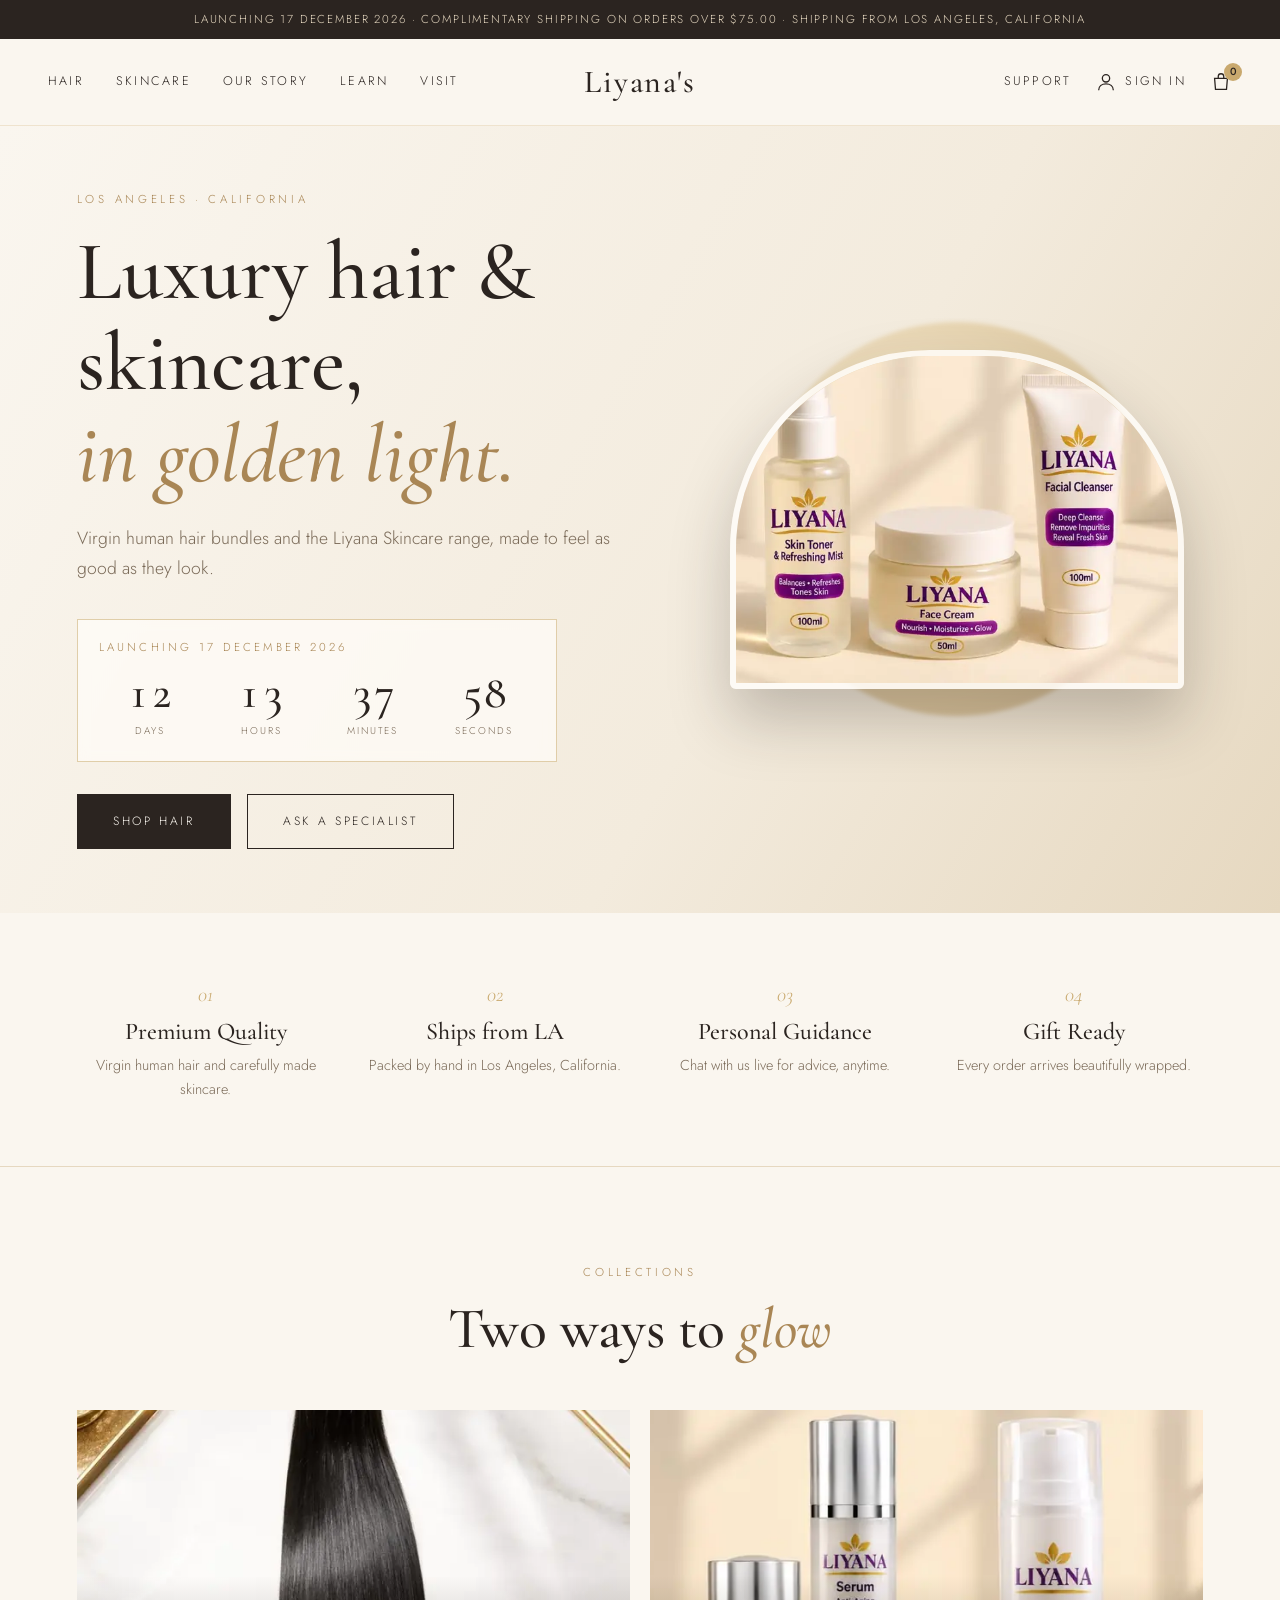
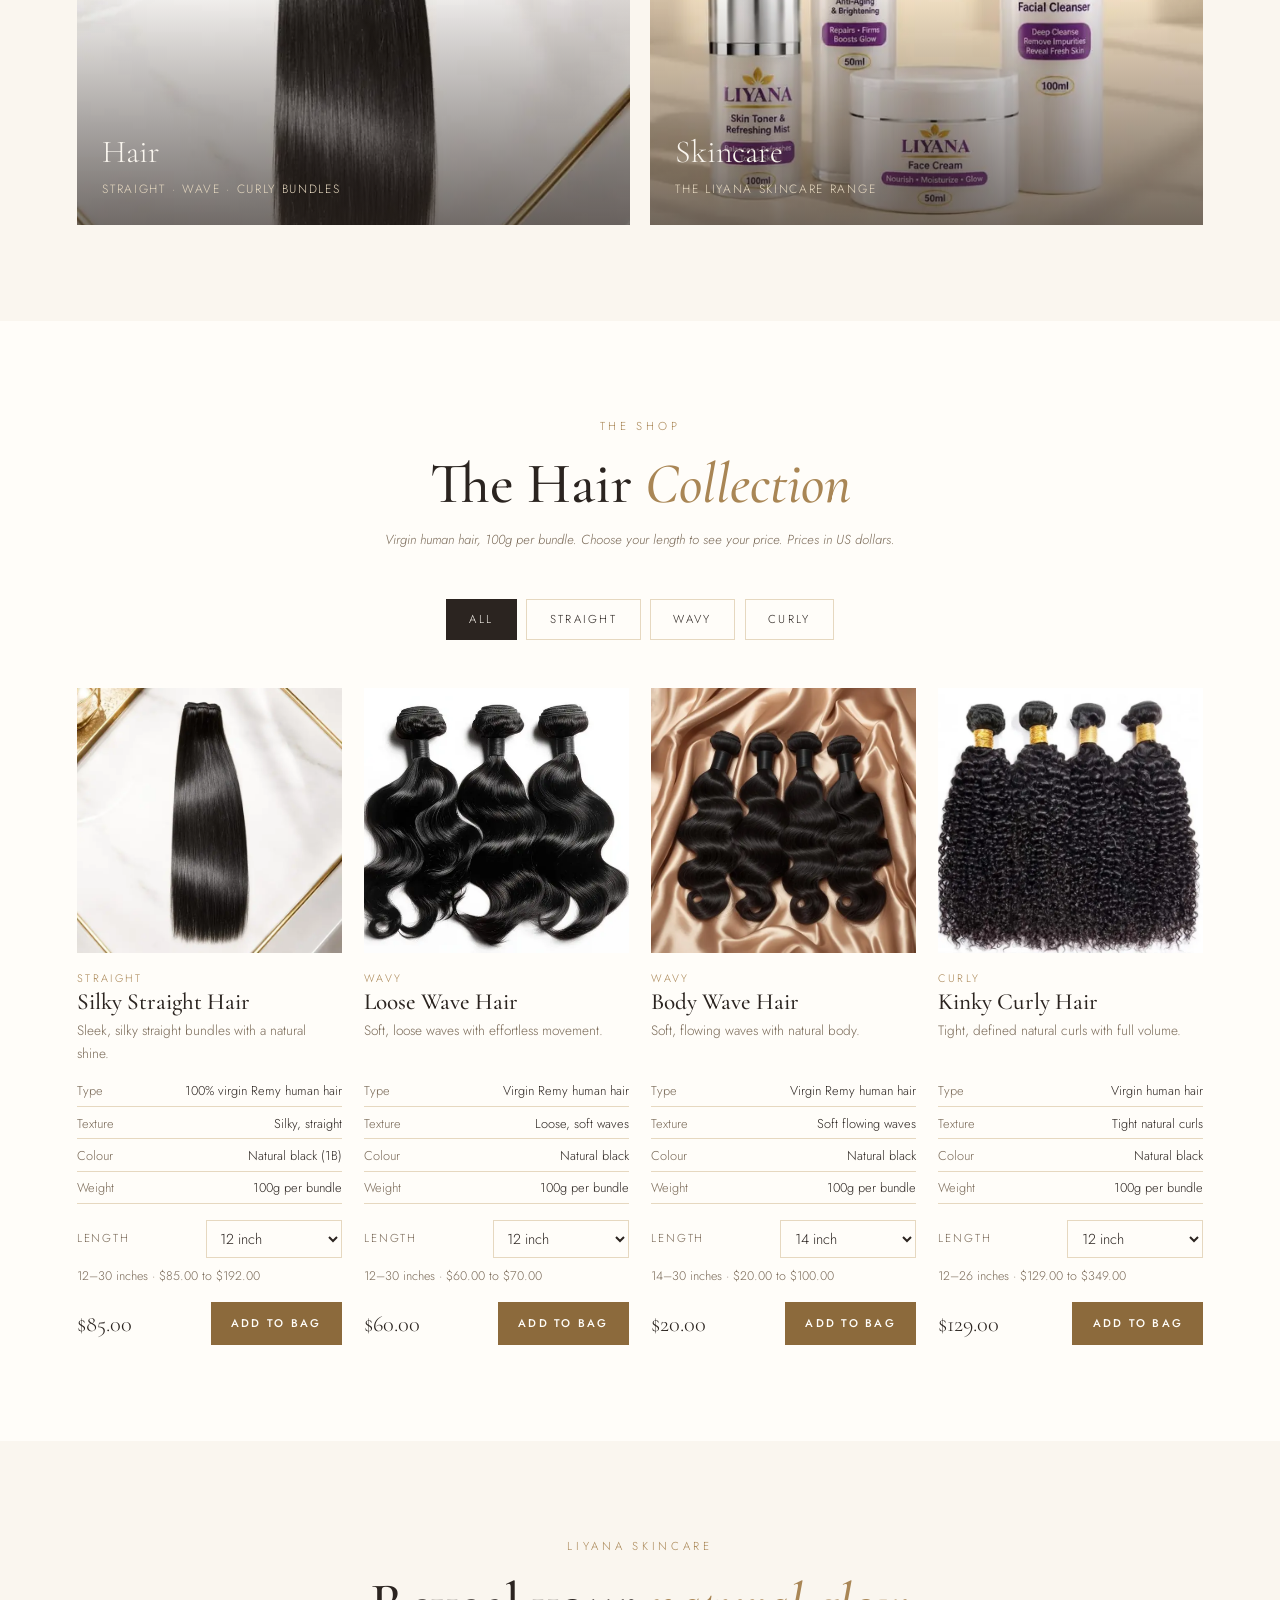
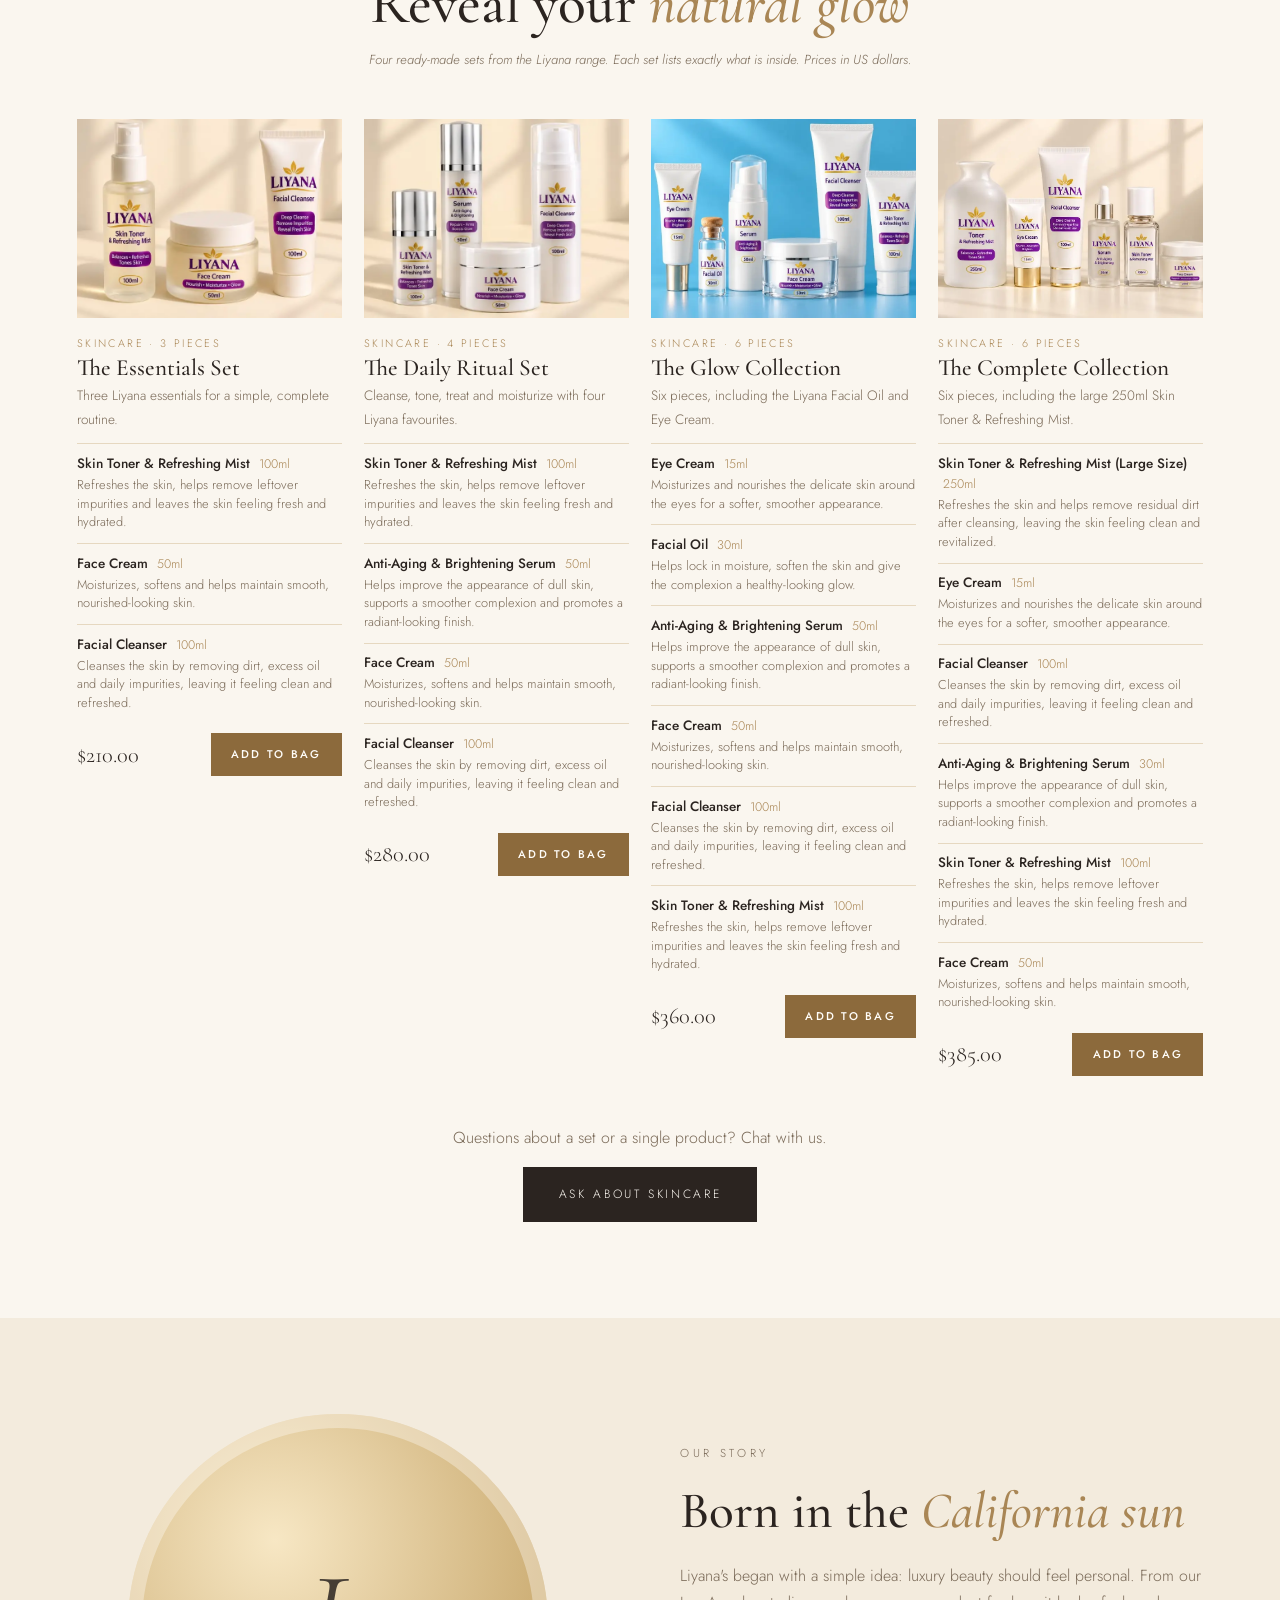
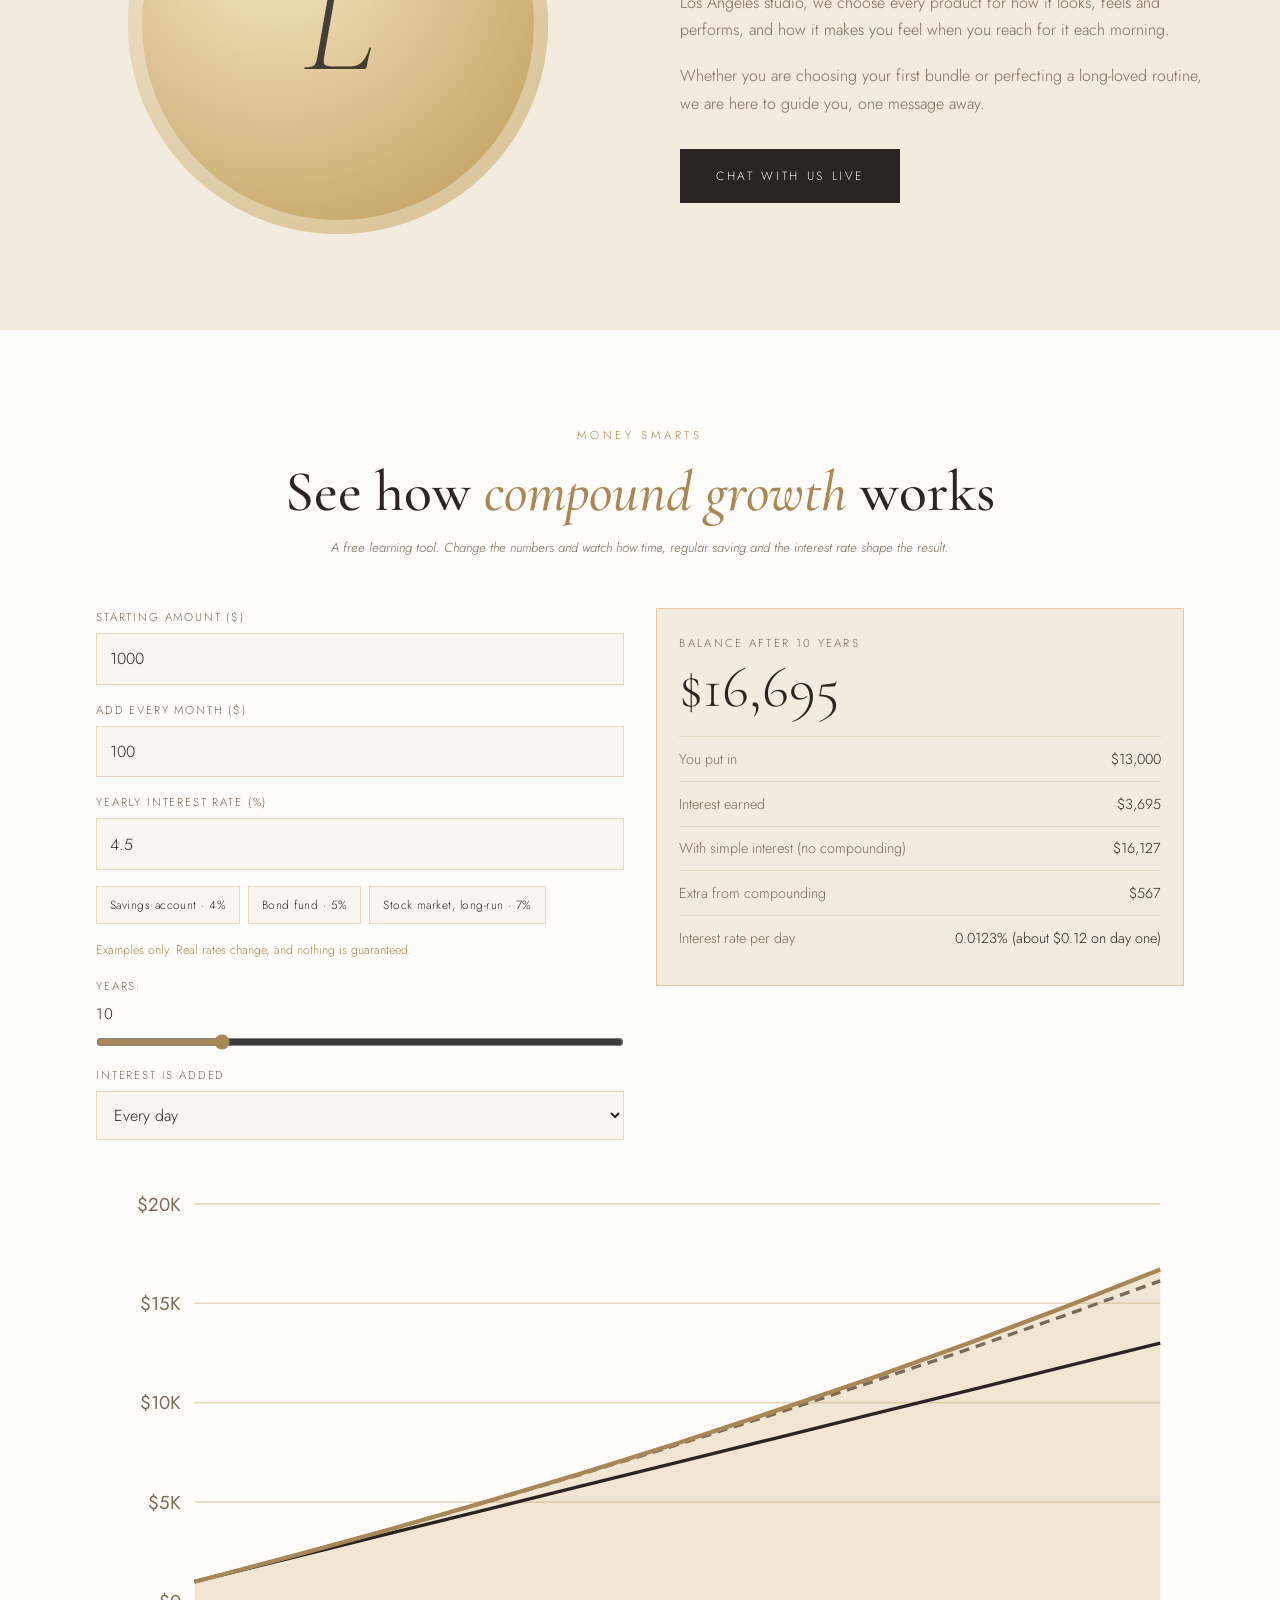
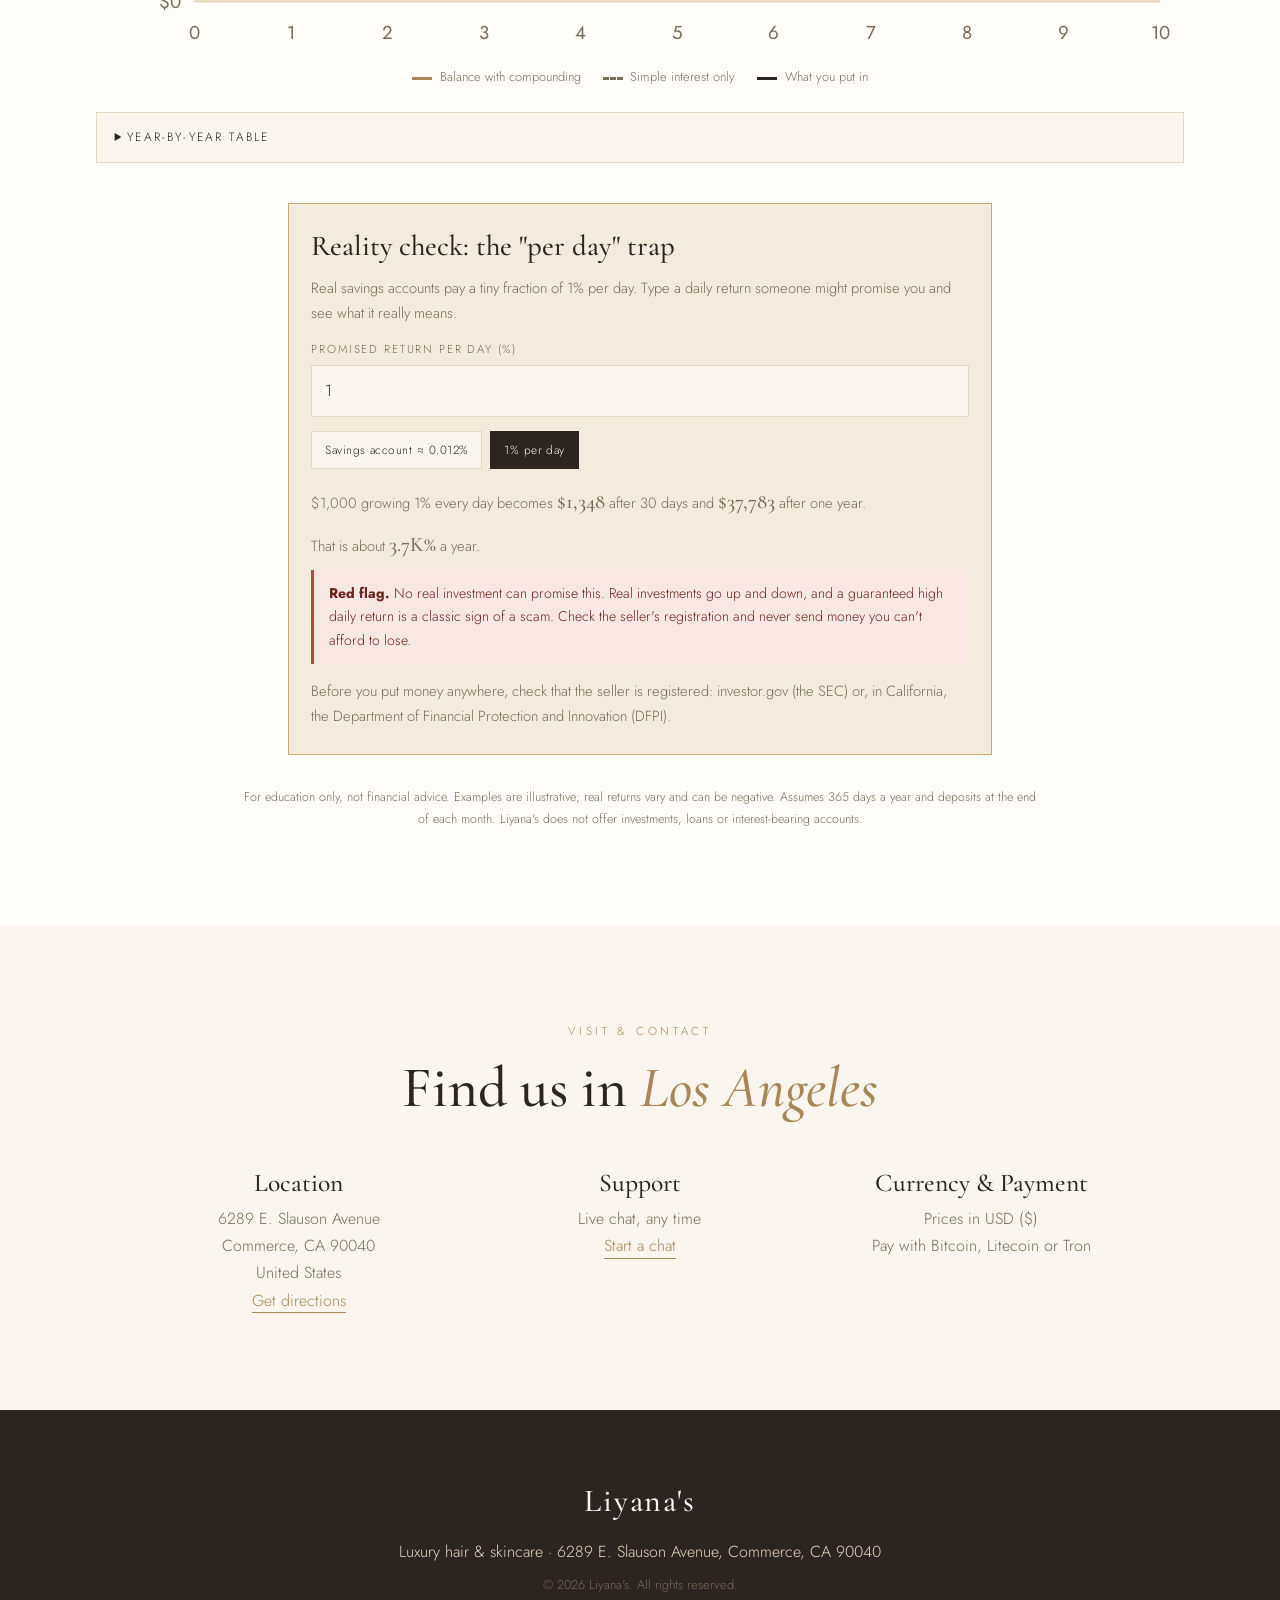
<file: index.html>
<!doctype html>
<html lang="en">
<head>
  <meta charset="utf-8">
  <meta name="viewport" content="width=device-width, initial-scale=1">
  <title>Liyana's | Luxury Hair &amp; Skincare, Los Angeles</title>
  <meta name="description" content="Liyana's is a Los Angeles luxury beauty boutique: virgin human hair bundles and Liyana Skincare, priced in USD.">
  <link rel="preconnect" href="https://fonts.googleapis.com">
  <link rel="preconnect" href="https://fonts.gstatic.com" crossorigin>
  <link href="https://fonts.googleapis.com/css2?family=Cormorant+Garamond:ital,wght@0,400;0,500;0,600;1,400;1,500&family=Jost:wght@300;400;500&display=swap" rel="stylesheet">
  <style>
:root{
  --ivory:#faf6ef;
  --cream:#f3ebdd;
  --sand:#e6d8c0;
  --champagne:#c9a96e;
  --gold-deep:#a98655;
  --gold-btn:#8c6a3c;
  --ink:#2b2420;
  --taupe:#7a6a58;
  --white:#fffdf9;
  --serif:'Cormorant Garamond',Georgia,serif;
  --sans:'Jost',system-ui,sans-serif;
  --ease:cubic-bezier(.22,.61,.36,1);
}
*{box-sizing:border-box;margin:0;padding:0}
html{scroll-behavior:smooth}
body{font-family:var(--sans);font-weight:300;color:var(--ink);background:var(--ivory);line-height:1.7;-webkit-font-smoothing:antialiased}
a{color:inherit;text-decoration:none}
button{font:inherit;cursor:pointer;border:0;background:none;color:inherit}
em{font-style:italic;color:var(--gold-deep)}
h1,h2,h3{font-family:var(--serif);font-weight:500;line-height:1.1}
.small{font-size:.8rem;color:var(--taupe)}
.eyebrow{font-size:.72rem;letter-spacing:.32em;text-transform:uppercase;color:var(--gold-deep);margin-bottom:1rem}

.announce{background:var(--ink);color:var(--sand);text-align:center;font-size:.72rem;letter-spacing:.16em;text-transform:uppercase;padding:.6rem 1rem}

/* Header */
.site-header{position:sticky;top:0;z-index:50;display:grid;grid-template-columns:1fr auto 1fr;align-items:center;padding:1rem clamp(1rem,4vw,3rem);background:rgba(250,246,239,.92);backdrop-filter:blur(10px);border-bottom:1px solid rgba(201,169,110,.25)}
.nav{display:flex;gap:2rem;font-size:.78rem;letter-spacing:.18em;text-transform:uppercase}
.nav a,.support-link{position:relative}
.nav a::after,.support-link::after{content:"";position:absolute;left:0;bottom:-4px;width:0;height:1px;background:var(--champagne);transition:width .3s var(--ease)}
.nav a:hover::after,.support-link:hover::after{width:100%}
.logo{font-family:var(--serif);font-size:2rem;font-weight:500;letter-spacing:.06em;text-align:center}
.header-actions{display:flex;justify-content:flex-end;align-items:center;gap:1.5rem}
.support-link{font-size:.78rem;letter-spacing:.18em;text-transform:uppercase}
.icon-btn{display:inline-flex;align-items:center;justify-content:center;position:relative}
.menu-btn{display:none;justify-self:start}
.cart-count{position:absolute;top:-8px;right:-10px;min-width:18px;height:18px;border-radius:9px;background:var(--champagne);color:var(--ink);font-size:.65rem;font-weight:500;display:grid;place-items:center;padding:0 4px}

/* Buttons */
.btn{display:inline-block;padding:1rem 2.2rem;font-size:.75rem;letter-spacing:.22em;text-transform:uppercase;border:1px solid var(--ink);transition:all .35s var(--ease);text-align:center}
.btn-dark{background:var(--ink);color:var(--ivory)}
.btn-dark:hover{background:var(--gold-deep);border-color:var(--gold-deep)}
.btn-ghost:hover{background:var(--ink);color:var(--ivory)}
.btn-block{display:block;width:100%}

/* Hero */
.hero{display:grid;grid-template-columns:1.1fr .9fr;align-items:center;min-height:82vh;padding:4rem clamp(1.2rem,6vw,6rem);gap:2rem;background:linear-gradient(120deg,var(--ivory) 0%,var(--cream) 60%,var(--sand) 100%);overflow:hidden}
.hero h1{font-size:clamp(2.8rem,6.5vw,5.8rem);margin-bottom:1.5rem}
.hero-sub{max-width:34rem;font-size:1.1rem;color:var(--taupe);margin-bottom:2.2rem}
.hero-cta{display:flex;flex-wrap:wrap;gap:1rem}
.hero-art{position:relative;height:min(520px,60vh);display:grid;place-items:center}
.orb{position:absolute;border-radius:50%;filter:blur(2px)}
.orb-1{width:min(420px,80%);aspect-ratio:1;background:radial-gradient(circle at 35% 30%,#f4dfb4,#c9a96e 70%,#a98655);opacity:.55}
.orb-2{width:min(260px,50%);aspect-ratio:1;right:4%;bottom:2%;background:radial-gradient(circle at 40% 35%,#fff,#e6d8c0);opacity:.8}
.hero-bottle{position:relative;width:min(230px,45%);filter:drop-shadow(0 30px 40px rgba(43,36,32,.25));animation:float 6s ease-in-out infinite}
@keyframes float{50%{transform:translateY(-14px)}}

/* Values */
.values{display:grid;grid-template-columns:repeat(4,1fr);gap:2rem;padding:4rem clamp(1.2rem,6vw,6rem);border-bottom:1px solid var(--sand);text-align:center}
.values span{font-family:var(--serif);font-style:italic;color:var(--champagne);font-size:1.3rem}
.values h3{font-size:1.5rem;margin:.4rem 0 .5rem}
.values p{font-size:.9rem;color:var(--taupe)}

/* Sections */
section{padding:6rem clamp(1.2rem,6vw,6rem)}
.values{padding-top:4rem;padding-bottom:4rem}
.hero{padding-top:4rem;padding-bottom:4rem}
.section-head{text-align:center;margin-bottom:3rem}
.section-head h2{font-size:clamp(2.2rem,4.5vw,3.6rem)}
.note{margin-top:.8rem;font-size:.82rem;color:var(--taupe);font-style:italic}

/* Collections */
.coll-grid{display:grid;grid-template-columns:repeat(4,1fr);gap:1.2rem}
.coll{position:relative;aspect-ratio:3/4;display:flex;flex-direction:column;justify-content:flex-end;padding:1.6rem;overflow:hidden;color:var(--ink);transition:transform .5s var(--ease)}
.coll::before{content:"";position:absolute;inset:0;transition:transform .8s var(--ease)}
.coll:hover::before{transform:scale(1.07)}
.coll>*{position:relative}
.coll span{font-family:var(--serif);font-size:2rem}
.coll small{font-size:.75rem;letter-spacing:.14em;text-transform:uppercase;color:var(--taupe)}
.coll-1::before{background:linear-gradient(160deg,#f3e3c3,#d9bc8a)}
.coll-2::before{background:linear-gradient(160deg,#f0d6cf,#c99b8e)}
.coll-3::before{background:linear-gradient(160deg,#ece3d2,#b9a98a)}
.coll-4::before{background:linear-gradient(160deg,#f1d8a8,#b8864a)}

/* Shop */
.shop{background:var(--white)}
.filters{display:flex;justify-content:center;flex-wrap:wrap;gap:.6rem;margin-bottom:3rem}
.filter{padding:.6rem 1.4rem;font-size:.72rem;letter-spacing:.2em;text-transform:uppercase;border:1px solid var(--sand);transition:all .3s var(--ease)}
.filter:hover{border-color:var(--champagne)}
.filter.active{background:var(--ink);color:var(--ivory);border-color:var(--ink)}
.grid{display:grid;grid-template-columns:repeat(4,1fr);gap:2.2rem 1.4rem}
.card{display:flex;flex-direction:column}
.thumb{position:relative;aspect-ratio:4/5;display:grid;place-items:center;overflow:hidden;margin-bottom:1rem}
.thumb svg{width:44%;filter:drop-shadow(0 14px 18px rgba(43,36,32,.22));transition:transform .6s var(--ease)}
.card:hover .thumb svg{transform:translateY(-8px) scale(1.04)}
.tag{position:absolute;top:.8rem;left:.8rem;font-size:.62rem;letter-spacing:.18em;text-transform:uppercase;background:var(--white);padding:.25rem .6rem}
.card .cat{font-size:.68rem;letter-spacing:.22em;text-transform:uppercase;color:var(--gold-deep)}
.card h3{font-size:1.45rem;margin:.2rem 0}
.card .desc{font-size:.85rem;color:var(--taupe);flex:1}
.card .foot{display:flex;justify-content:space-between;align-items:center;margin-top:.9rem}
.price{font-family:var(--serif);font-size:1.4rem}
.add{font-size:.7rem;font-weight:500;letter-spacing:.2em;text-transform:uppercase;background:var(--gold-btn);color:var(--white);border:1px solid var(--gold-btn);padding:.7rem 1.2rem;cursor:pointer;transition:background .3s,border-color .3s,transform .2s}
.add:hover{background:var(--ink);border-color:var(--ink)}
.add:active{transform:translateY(1px)}

/* Story */
.story{display:grid;grid-template-columns:1fr 1fr;gap:5rem;align-items:center;background:var(--cream)}
.story-art{display:grid;place-items:center}
.story-circle{width:min(420px,90%);aspect-ratio:1;border-radius:50%;background:radial-gradient(circle at 35% 30%,#f7e7c4,#c9a96e 75%);display:grid;place-items:center;box-shadow:inset 0 0 0 14px rgba(255,253,249,.35)}
.story-circle span{font-family:var(--serif);font-style:italic;font-size:9rem;color:var(--ink);opacity:.85}
.story-copy h2{font-size:clamp(2.2rem,4vw,3.4rem);margin-bottom:1.4rem}
.story-copy p{margin-bottom:1.2rem;color:var(--taupe);max-width:34rem}
.story-copy .btn{margin-top:.8rem}

/* Visit */
.visit-grid{display:grid;grid-template-columns:repeat(3,1fr);gap:2rem;text-align:center;max-width:62rem;margin:0 auto}
.visit-grid h3{font-size:1.6rem;margin-bottom:.5rem}
.visit-grid p{color:var(--taupe)}
.visit-grid a{color:var(--gold-deep);border-bottom:1px solid currentColor}

/* Footer */
.site-footer{background:var(--ink);color:var(--sand);text-align:center;padding:4rem 1rem;display:grid;gap:.6rem;justify-items:center}
.logo-light{color:var(--ivory)}
.site-footer .small{color:var(--taupe)}


/* Drawer */
.overlay{position:fixed;inset:0;background:rgba(43,36,32,.45);opacity:0;pointer-events:none;transition:opacity .35s;z-index:70}
.overlay.show{opacity:1;pointer-events:auto}
.drawer{position:fixed;top:0;right:0;height:100%;width:min(420px,100%);background:var(--ivory);z-index:80;transform:translateX(100%);transition:transform .45s var(--ease);display:flex;flex-direction:column}
.drawer.open{transform:none}
.drawer-head{display:flex;justify-content:space-between;align-items:center;padding:1.4rem 1.6rem;border-bottom:1px solid var(--sand)}
.drawer-head h3{font-size:1.8rem}
.drawer-body{flex:1;overflow:auto;padding:1rem 1.6rem}
.empty{text-align:center;color:var(--taupe);margin-top:3rem;font-style:italic}
.line{display:grid;grid-template-columns:64px 1fr auto;gap:1rem;align-items:center;padding:1rem 0;border-bottom:1px solid var(--sand)}
.line .mini{width:64px;height:76px;display:grid;place-items:center}
.line .mini svg{width:55%}
.line h4{font-family:var(--serif);font-weight:500;font-size:1.15rem;line-height:1.2}
.line .qty{display:inline-flex;align-items:center;gap:.7rem;margin-top:.3rem;font-size:.9rem}
.line .qty button{width:24px;height:24px;border:1px solid var(--sand);line-height:1}
.line .qty button:hover{border-color:var(--champagne)}
.line .rm{font-size:.68rem;letter-spacing:.14em;text-transform:uppercase;color:var(--taupe);text-decoration:underline;margin-top:.3rem}
.drawer-foot{padding:1.4rem 1.6rem;border-top:1px solid var(--sand);display:grid;gap:.8rem}
.row{display:flex;justify-content:space-between;font-size:1.05rem}
.row strong{font-family:var(--serif);font-size:1.5rem;font-weight:500}

/* Chat helpers */
.link-btn{color:var(--gold-deep);border-bottom:1px solid currentColor;font-size:inherit;line-height:1.4}
.link-btn:hover{color:var(--ink)}
.toast{position:fixed;left:50%;bottom:1.4rem;transform:translate(-50%,20px);z-index:100;background:var(--ink);color:var(--ivory);padding:.8rem 1.3rem;font-size:.85rem;max-width:90vw;text-align:center;opacity:0;pointer-events:none;transition:all .35s var(--ease)}
.toast.show{opacity:1;transform:translate(-50%,0)}

/* Crypto checkout modal */
.btn[disabled]{opacity:.45;cursor:not-allowed}
.btn[disabled]:hover{background:var(--ink);border-color:var(--ink)}
.modal{position:fixed;inset:0;z-index:90;display:none;align-items:center;justify-content:center;padding:1rem;background:rgba(43,36,32,.55)}
.modal.show{display:flex}
.modal-box{position:relative;background:var(--ivory);width:min(520px,100%);max-height:94vh;overflow:auto;padding:2.2rem 1.8rem 1.8rem;border:1px solid var(--champagne);box-shadow:0 30px 80px rgba(43,36,32,.35)}
.modal-box h3{font-size:2.1rem;margin-bottom:1.2rem}
.modal-close{position:absolute;top:.9rem;right:1rem;font-size:1.1rem;width:32px;height:32px}
.pay-summary{border-top:1px solid var(--sand);border-bottom:1px solid var(--sand);padding:.8rem 0;margin-bottom:1.4rem;display:grid;gap:.35rem}
.pay-summary .row{font-size:.92rem}
.pay-summary .row.total{margin-top:.5rem;padding-top:.6rem;border-top:1px solid var(--sand)}
.coin-tabs{display:flex;gap:.5rem;margin-bottom:1rem;flex-wrap:wrap}
.coin-tab{flex:1;min-width:90px;padding:.7rem .5rem;font-size:.72rem;letter-spacing:.18em;text-transform:uppercase;border:1px solid var(--sand);transition:all .3s var(--ease)}
.coin-tab:hover{border-color:var(--champagne)}
.coin-tab.active{background:var(--ink);color:var(--ivory);border-color:var(--ink)}
.coin-net{font-size:.88rem;color:var(--taupe);margin-bottom:.6rem}
.addr-box{background:var(--white);border:1px dashed var(--champagne);padding:.9rem;margin-bottom:.8rem;word-break:break-all;text-align:center}
.addr-box code{font-family:ui-monospace,SFMono-Regular,Menlo,Consolas,monospace;font-size:.88rem;color:var(--ink)}
.pay-steps{margin:1.3rem 0 1rem 1.2rem;font-size:.86rem;color:var(--taupe);display:grid;gap:.4rem}
.pay-steps a{color:var(--gold-deep);border-bottom:1px solid currentColor}
.warn{font-size:.78rem;background:var(--cream);border-left:3px solid var(--champagne);padding:.7rem .9rem;margin-bottom:1.3rem;color:var(--ink)}

/* Countdown */
.countdown{margin:0 0 2rem;max-width:30rem;padding:1.1rem 1.3rem 1.2rem;background:rgba(255,253,249,.72);border:1px solid rgba(201,169,110,.55);backdrop-filter:blur(6px)}
.cd-title{font-size:.72rem;letter-spacing:.28em;text-transform:uppercase;color:var(--gold-deep);margin-bottom:.7rem}
.cd-grid{display:grid;grid-template-columns:repeat(4,1fr);gap:.6rem;text-align:center}
.cd-grid strong{display:block;font-family:var(--serif);font-weight:500;font-size:clamp(2rem,6vw,2.9rem);line-height:1;font-variant-numeric:tabular-nums}
.cd-grid span{font-size:.62rem;letter-spacing:.2em;text-transform:uppercase;color:var(--taupe)}
.countdown.live .cd-grid{display:none}
.countdown.live .cd-title{margin:0;font-size:.85rem}

/* Hero photo */
.hero-art{height:auto;padding:1rem 0}
.hero-frame{position:relative;width:min(520px,92%);aspect-ratio:4/3;border-radius:200px 200px 6px 6px;overflow:hidden;box-shadow:0 30px 60px rgba(43,36,32,.25);border:6px solid rgba(255,253,249,.85)}
.hero-frame img{width:100%;height:100%;object-fit:cover;display:block}

/* Collections with photos */
.coll-grid{grid-template-columns:repeat(2,1fr)}
.coll{aspect-ratio:4/3;background:var(--cream)}
.coll>img{position:absolute;inset:0;width:100%;height:100%;object-fit:cover;transition:transform .8s var(--ease)}
.coll:hover>img{transform:scale(1.06)}
.coll::after{content:"";position:absolute;inset:0;background:linear-gradient(180deg,transparent 40%,rgba(43,36,32,.65))}
.coll>span,.coll>small{position:relative;z-index:1;color:var(--ivory)}
.coll>small{color:var(--sand)}

/* Product cards */
.thumb{aspect-ratio:1/1;background:var(--cream)}
.thumb img{width:100%;height:100%;object-fit:cover;display:block;transition:transform .8s var(--ease)}
.card:hover .thumb img{transform:scale(1.04)}
.nophoto{width:100%;height:100%;display:grid;place-items:center;background:linear-gradient(160deg,#f3ebdd,#d9bc8a);color:var(--taupe);font-family:var(--serif);font-style:italic;font-size:1.2rem;text-align:center;padding:1rem}
.specs{margin:.7rem 0 .4rem;display:grid;gap:.1rem;font-size:.8rem}
.specs div{display:flex;justify-content:space-between;gap:.8rem;border-bottom:1px solid var(--sand);padding:.25rem 0}
.specs dt{color:var(--taupe);flex:none}
.specs dd{text-align:right}
.len-label{display:flex;justify-content:space-between;align-items:center;gap:.8rem;margin-top:.6rem;font-size:.72rem;letter-spacing:.16em;text-transform:uppercase;color:var(--taupe)}
.len{font:inherit;font-size:.9rem;letter-spacing:0;text-transform:none;color:var(--ink);padding:.45rem .6rem;border:1px solid var(--sand);background:var(--white);min-width:8.5rem}
.len:focus{outline:2px solid var(--champagne);outline-offset:1px}
.range{font-size:.78rem;color:var(--taupe);margin-top:.5rem}
.line .mini{background:var(--cream);overflow:hidden}
.line .mini img{width:100%;height:100%;object-fit:cover;display:block}

/* Skincare gallery */
.gallery{columns:3;column-gap:1rem}
.g-item{display:block;width:100%;margin:0 0 1rem;break-inside:avoid;overflow:hidden;background:var(--cream);cursor:zoom-in}
.g-item img{width:100%;display:block;transition:transform .8s var(--ease)}
.g-item:hover img{transform:scale(1.04)}
.skin-cta{margin-top:3rem;text-align:center;display:grid;gap:1rem;justify-items:center}
.skin-cta p{color:var(--taupe)}

/* Lightbox */
.lightbox{position:fixed;inset:0;z-index:95;display:none;align-items:center;justify-content:center;background:rgba(20,16,14,.93);padding:3.5rem 4rem}
.lightbox.show{display:flex}
.lightbox img{max-width:100%;max-height:100%;object-fit:contain}
.lb-btn{position:absolute;color:#fff;font-size:2rem;line-height:1;width:48px;height:48px;display:grid;place-items:center;background:rgba(255,255,255,.12)}
.lb-btn:hover{background:rgba(255,255,255,.25)}
.lb-close{top:1rem;right:1rem;font-size:1.2rem}
.lb-prev{left:.6rem;top:50%;transform:translateY(-50%)}
.lb-next{right:.6rem;top:50%;transform:translateY(-50%)}

/* Money Smarts */
.learn{background:var(--white)}
.calc{display:grid;grid-template-columns:1fr 1fr;gap:2rem;max-width:68rem;margin:0 auto 2.5rem}
.calc-form{display:grid;gap:1rem;align-content:start}
.calc label,.redflag label{display:grid;gap:.35rem;font-size:.72rem;letter-spacing:.16em;text-transform:uppercase;color:var(--taupe)}
.calc input[type=number],.calc select,.redflag input{font:inherit;font-size:1rem;letter-spacing:0;text-transform:none;color:var(--ink);padding:.7rem .8rem;border:1px solid var(--sand);background:var(--ivory);width:100%;border-radius:0}
.calc input:focus,.calc select:focus,.redflag input:focus{outline:2px solid var(--champagne);outline-offset:1px}
.calc input[type=range]{width:100%;accent-color:var(--gold-deep)}
.calc output{color:var(--ink);font-size:.95rem;letter-spacing:.04em}
.presets{display:flex;flex-wrap:wrap;gap:.5rem}
.presets button{font-size:.74rem;letter-spacing:.04em;padding:.5rem .8rem;border:1px solid var(--sand);background:var(--ivory);transition:all .3s var(--ease)}
.presets button:hover{border-color:var(--champagne)}
.presets button.active{background:var(--ink);color:var(--ivory);border-color:var(--ink)}
.calc-hint{font-size:.78rem;color:var(--gold-deep);min-height:1.2em}
.calc-out{background:var(--cream);border:1px solid rgba(201,169,110,.5);padding:1.6rem 1.4rem;align-self:start}
.out-label{font-size:.72rem;letter-spacing:.2em;text-transform:uppercase;color:var(--taupe)}
.out-big{font-family:var(--serif);font-size:clamp(2.6rem,6vw,3.6rem);line-height:1.1;margin:.2rem 0 1rem;word-break:break-word}
.out-rows{display:grid}
.out-rows div{display:flex;justify-content:space-between;align-items:baseline;gap:1rem;border-top:1px solid var(--sand);padding:.6rem 0;font-size:.9rem}
.out-rows dt{color:var(--taupe)}
.out-rows dd{text-align:right;white-space:nowrap}
.chart-wrap{max-width:68rem;margin:0 auto 1.5rem}
.chart svg{width:100%;height:auto;display:block}
.ax{stroke:var(--sand);stroke-width:1}
.ax-t{font:11px var(--sans);fill:var(--taupe)}
.c-area{fill:rgba(201,169,110,.28);stroke:none}
.c-bal{fill:none;stroke:var(--gold-deep);stroke-width:2.5}
.c-simple{fill:none;stroke:var(--taupe);stroke-width:2;stroke-dasharray:6 4}
.c-put{fill:none;stroke:var(--ink);stroke-width:2}
.legend{display:flex;flex-wrap:wrap;gap:.4rem 1.4rem;justify-content:center;font-size:.8rem;color:var(--taupe);margin-top:.6rem}
.legend i{display:inline-block;width:20px;height:0;border-top:3px solid;margin-right:.45rem;vertical-align:middle}
.legend .l-bal{border-color:var(--gold-deep)}
.legend .l-simple{border-color:var(--taupe);border-top-style:dashed}
.legend .l-put{border-color:var(--ink)}
.calc-table{max-width:68rem;margin:0 auto 2.5rem;border:1px solid var(--sand);background:var(--ivory)}
.calc-table summary{cursor:pointer;padding:.9rem 1.1rem;font-size:.75rem;letter-spacing:.18em;text-transform:uppercase}
.table-scroll{overflow-x:auto;padding:0 1.1rem 1rem}
.calc-table table{width:100%;border-collapse:collapse;font-size:.9rem;min-width:380px}
.calc-table th,.calc-table td{text-align:right;padding:.45rem .5rem;border-top:1px solid var(--sand)}
.calc-table th:first-child,.calc-table td:first-child{text-align:left}
.calc-table th{font-weight:400;font-size:.68rem;letter-spacing:.14em;text-transform:uppercase;color:var(--taupe)}
.redflag{max-width:44rem;margin:0 auto 2rem;padding:1.6rem 1.4rem;border:1px solid var(--champagne);background:var(--cream);display:grid;gap:.9rem}
.redflag h3{font-size:1.8rem}
.redflag p{color:var(--taupe);font-size:.92rem}
.rf-out{display:grid;gap:.5rem;font-size:.95rem}
.rf-out b{font-family:var(--serif);font-weight:500;font-size:1.3rem}
.rf-verdict{padding:.7rem .9rem;border-left:3px solid;font-size:.88rem}
.rf-verdict.bad{border-color:#b3483a;background:#f8e7e3;color:#6b241a}
.rf-verdict.ok{border-color:var(--gold-deep);background:var(--white);color:var(--ink)}
.disclaimer{max-width:50rem;margin:0 auto;text-align:center;font-size:.78rem;color:var(--taupe)}

/* Scroll reveal */
.reveal{opacity:0;transform:translateY(24px);transition:opacity .9s var(--ease),transform .9s var(--ease)}
.reveal.in{opacity:1;transform:none}

/* Responsive */
@media(max-width:1000px){
  .calc{grid-template-columns:1fr}
  .grid,.coll-grid{grid-template-columns:repeat(2,1fr)}
  .values{grid-template-columns:repeat(2,1fr)}
  .story{grid-template-columns:1fr;gap:3rem}
  .hero{grid-template-columns:1fr;text-align:center}
  .hero-sub{margin-inline:auto}
  .hero-cta{justify-content:center}
  .countdown{margin-inline:auto}
  .gallery{columns:2}
}
@media(max-width:760px){
  .menu-btn{display:inline-flex}
  .nav{position:absolute;top:100%;left:0;right:0;flex-direction:column;gap:0;background:var(--ivory);border-bottom:1px solid var(--sand);max-height:0;overflow:hidden;transition:max-height .4s var(--ease)}
  .nav.open{max-height:340px}
  .nav a{padding:1rem 1.4rem;border-top:1px solid var(--sand)}
  .support-link{display:none}
  .visit-grid{grid-template-columns:1fr}
  .coll-grid{grid-template-columns:1fr}
  .grid{grid-template-columns:1fr;max-width:460px;margin-inline:auto}
  .card{min-width:0}
  .lightbox{padding:3.5rem .5rem}
  .gallery{column-gap:.6rem}
  .g-item{margin-bottom:.6rem}
  section{padding:4rem 1.2rem}
}
@media(max-width:480px){
  .grid{gap:1.6rem .8rem}
  .card h3{font-size:1.2rem}
  .values{grid-template-columns:1fr}
}
@media(prefers-reduced-motion:reduce){
  *{animation:none!important;transition:none!important}
  html{scroll-behavior:auto}
  .reveal{opacity:1;transform:none}
}

/* Account (sign up / log in) */
.account-btn{display:inline-flex;align-items:center;gap:.5rem;font-size:.78rem;letter-spacing:.18em;text-transform:uppercase;color:var(--ink)}
.account-btn span{max-width:9rem;overflow:hidden;text-overflow:ellipsis;white-space:nowrap}
.account-btn:hover{color:var(--gold-deep)}
.auth-form{display:grid;gap:1rem;margin:1.2rem 0 .8rem}
.auth-form label{display:grid;gap:.4rem;font-size:.72rem;letter-spacing:.18em;text-transform:uppercase;color:var(--taupe)}
.auth-form input{font:inherit;font-size:1rem;letter-spacing:0;text-transform:none;color:var(--ink);padding:.75rem .85rem;border:1px solid var(--sand);background:var(--white);width:100%;border-radius:0}
.auth-form input:focus{outline:2px solid var(--champagne);outline-offset:1px}
.auth-hint{font-size:.78rem;color:var(--taupe);margin-top:-.4rem}
.auth-error{font-size:.85rem;color:#8a2b22;min-height:1.2em}
.auth-note{margin-top:.8rem}
.acct-email{color:var(--taupe);margin:-.6rem 0 1rem;word-break:break-all}
.acct-actions{display:flex;gap:.8rem;flex-wrap:wrap;margin-top:1.4rem}
@media(max-width:760px){
  .account-btn span{display:none}
  .header-actions{gap:1rem}
}

/* Referrals */
.ref-box{margin-top:1.4rem;padding:1.2rem;border:1px solid var(--sand);background:var(--cream)}
.ref-box h4{font-family:var(--serif);font-weight:500;font-size:1.4rem;margin-bottom:.4rem}
.ref-link{display:flex;gap:.6rem;margin:.9rem 0 .6rem;flex-wrap:wrap}
.ref-link input{flex:1 1 12rem;min-width:0;font:inherit;font-size:.9rem;color:var(--ink);padding:.7rem .8rem;border:1px solid var(--sand);background:var(--white);border-radius:0}
.ref-link .btn{padding:.7rem 1.2rem}
.ref-perk{margin:.4rem 0 .8rem;padding:.7rem .9rem;background:var(--cream);border-left:3px solid var(--gold-deep);font-size:.9rem}
.ref-box .acct-actions{margin-top:.8rem}

/* Skincare sets */
.skin-grid{grid-template-columns:repeat(auto-fit,minmax(260px,1fr));align-items:start}
.thumb-btn{display:block;width:100%;height:100%;cursor:zoom-in}
.card-set .thumb{aspect-ratio:4/3}
.items{list-style:none;margin:.8rem 0 .4rem;display:grid;gap:.7rem}
.items li{border-top:1px solid var(--sand);padding-top:.6rem;font-size:.85rem;line-height:1.45}
.items li strong{font-weight:500;color:var(--ink)}
.items li span{color:var(--gold-deep);font-size:.78rem;margin-left:.3rem;white-space:nowrap}
.items li small{display:block;color:var(--taupe);font-size:.8rem;margin-top:.15rem}

.hero-frame img{object-position:62% center}

/* make sure hidden fields really disappear (login tab hides name and referral code) */
[hidden]{display:none!important}

</style>
</head>
<body>

  <div class="announce" id="announce">Complimentary shipping on orders over $75 &nbsp;·&nbsp; Shipping from Los Angeles, California</div>

  <header class="site-header" id="top">
    <button class="icon-btn menu-btn" id="menuBtn" aria-label="Open menu">
      <svg viewBox="0 0 24 24" width="22" height="22" fill="none" stroke="currentColor" stroke-width="1.4"><path d="M3 7h18M3 12h18M3 17h18"/></svg>
    </button>
    <nav class="nav" id="nav" aria-label="Main">
      <a href="#shop">Hair</a>
      <a href="#skincare">Skincare</a>
      <a href="#story">Our Story</a>
      <a href="#learn">Learn</a>
      <a href="#visit">Visit</a>
    </nav>
    <a class="logo" href="#top" aria-label="Liyana's home">Liyana's</a>
    <div class="header-actions">
      <button class="support-link" type="button" data-chat>Support</button>
      <button class="account-btn" id="accountBtn" type="button" aria-label="Sign up or log in">
        <svg viewBox="0 0 24 24" width="22" height="22" fill="none" stroke="currentColor" stroke-width="1.4" aria-hidden="true"><circle cx="12" cy="8" r="4"/><path d="M4 21c0-4.4 3.6-7 8-7s8 2.6 8 7"/></svg>
        <span id="accountLabel">Sign in</span>
      </button>
      <button class="icon-btn cart-btn" id="cartBtn" aria-label="Open cart">
        <svg viewBox="0 0 24 24" width="22" height="22" fill="none" stroke="currentColor" stroke-width="1.4"><path d="M5 8h14l-1 12H6L5 8z"/><path d="M9 8V6a3 3 0 0 1 6 0v2"/></svg>
        <span class="cart-count" id="cartCount">0</span>
      </button>
    </div>
  </header>

  <main>
    <section class="hero">
      <div class="hero-inner">
        <p class="eyebrow">Los Angeles · California</p>
        <h1>Luxury hair &amp; skincare,<br><em>in golden light.</em></h1>
        <p class="hero-sub">Virgin human hair bundles and the Liyana Skincare range, made to feel as good as they look.</p>

        <div class="countdown" id="countdown" role="timer" aria-label="Time until launch">
          <p class="cd-title" id="cdTitle">Launching 17 December 2026</p>
          <div class="cd-grid">
            <div><strong id="cd-d">00</strong><span>Days</span></div>
            <div><strong id="cd-h">00</strong><span>Hours</span></div>
            <div><strong id="cd-m">00</strong><span>Minutes</span></div>
            <div><strong id="cd-s">00</strong><span>Seconds</span></div>
          </div>
        </div>

        <div class="hero-cta">
          <a class="btn btn-dark" href="#shop">Shop Hair</a>
          <button class="btn btn-ghost" type="button" data-chat>Ask a Specialist</button>
        </div>
      </div>
      <div class="hero-art">
        <div class="orb orb-1" aria-hidden="true"></div>
        <figure class="hero-frame"><img data-img="skin-set-4.jpg" alt="Liyana skin toner, face cream and facial cleanser" fetchpriority="high"></figure>
      </div>
    </section>

    <section class="values" aria-label="Our promises">
      <div><span>01</span><h3>Premium Quality</h3><p>Virgin human hair and carefully made skincare.</p></div>
      <div><span>02</span><h3>Ships from LA</h3><p>Packed by hand in Los Angeles, California.</p></div>
      <div><span>03</span><h3>Personal Guidance</h3><p>Chat with us live for advice, anytime.</p></div>
      <div><span>04</span><h3>Gift Ready</h3><p>Every order arrives beautifully wrapped.</p></div>
    </section>

    <section class="collections" id="collections">
      <div class="section-head">
        <p class="eyebrow">Collections</p>
        <h2>Two ways to <em>glow</em></h2>
      </div>
      <div class="coll-grid">
        <a class="coll" href="#shop"><img data-img="hair-straight.jpg" alt="" loading="lazy"><span>Hair</span><small>Straight · Wave · Curly bundles</small></a>
        <a class="coll" href="#skincare"><img data-img="skin-set-1.jpg" alt="" loading="lazy"><span>Skincare</span><small>The Liyana Skincare range</small></a>
      </div>
    </section>

    <section class="shop" id="shop">
      <div class="section-head">
        <p class="eyebrow">The Shop</p>
        <h2>The Hair <em>Collection</em></h2>
        <p class="note">Virgin human hair, 100g per bundle. Choose your length to see your price. Prices in US dollars.</p>
      </div>
      <div class="filters" id="filters" role="tablist" aria-label="Filter products"></div>
      <div class="grid" id="grid"></div>
    </section>

    <section class="skincare" id="skincare">
      <div class="section-head">
        <p class="eyebrow">Liyana Skincare</p>
        <h2>Reveal your <em>natural glow</em></h2>
        <p class="note">Four ready-made sets from the Liyana range. Each set lists exactly what is inside. Prices in US dollars.</p>
      </div>
      <div class="grid skin-grid" id="skinGrid"></div>
      <div class="skin-cta">
        <p>Questions about a set or a single product? Chat with us.</p>
        <button class="btn btn-dark" type="button" data-chat>Ask About Skincare</button>
      </div>
    </section>

    <section class="story" id="story">
      <div class="story-art" aria-hidden="true"><div class="story-circle"><span>L</span></div></div>
      <div class="story-copy">
        <p class="eyebrow">Our Story</p>
        <h2>Born in the <em>California sun</em></h2>
        <p>Liyana's began with a simple idea: luxury beauty should feel personal. From our Los Angeles studio, we choose every product for how it looks, feels and performs, and how it makes you feel when you reach for it each morning.</p>
        <p>Whether you are choosing your first bundle or perfecting a long-loved routine, we are here to guide you, one message away.</p>
        <button class="btn btn-dark" type="button" data-chat>Chat With Us Live</button>
      </div>
    </section>

    <section class="learn" id="learn">
      <div class="section-head">
        <p class="eyebrow">Money Smarts</p>
        <h2>See how <em>compound growth</em> works</h2>
        <p class="note">A free learning tool. Change the numbers and watch how time, regular saving and the interest rate shape the result.</p>
      </div>

      <div class="calc">
        <form class="calc-form" id="calcForm" autocomplete="off">
          <label>Starting amount ($)
            <input type="number" id="cStart" inputmode="decimal" min="0" max="1000000" step="50" value="1000">
          </label>
          <label>Add every month ($)
            <input type="number" id="cMonthly" inputmode="decimal" min="0" max="10000" step="10" value="100">
          </label>
          <label>Yearly interest rate (%)
            <input type="number" id="cRate" inputmode="decimal" min="0" max="20" step="0.1" value="4.5">
          </label>
          <div class="presets" id="cPresets" role="group" aria-label="Example yearly rates">
            <button type="button" data-rate="4">Savings account · 4%</button>
            <button type="button" data-rate="5">Bond fund · 5%</button>
            <button type="button" data-rate="7">Stock market, long-run · 7%</button>
          </div>
          <p class="calc-hint" id="cHint"></p>
          <label>Years: <output id="cYearsOut">10</output>
            <input type="range" id="cYears" min="1" max="40" step="1" value="10">
          </label>
          <label>Interest is added
            <select id="cMode">
              <option value="daily">Every day</option>
              <option value="monthly">Every month</option>
              <option value="yearly">Every year</option>
            </select>
          </label>
        </form>

        <div class="calc-out" aria-live="polite">
          <p class="out-label">Balance after <span id="oYears">10</span> years</p>
          <p class="out-big" id="oBalance">$0</p>
          <dl class="out-rows">
            <div><dt>You put in</dt><dd id="oPut">$0</dd></div>
            <div><dt>Interest earned</dt><dd id="oInterest">$0</dd></div>
            <div><dt>With simple interest (no compounding)</dt><dd id="oSimple">$0</dd></div>
            <div><dt>Extra from compounding</dt><dd id="oExtra">$0</dd></div>
            <div><dt>Interest rate per day</dt><dd id="oDaily">0%</dd></div>
          </dl>
        </div>
      </div>

      <figure class="chart-wrap">
        <div id="cChart" class="chart"></div>
        <figcaption class="legend">
          <span><i class="l-bal"></i>Balance with compounding</span>
          <span><i class="l-simple"></i>Simple interest only</span>
          <span><i class="l-put"></i>What you put in</span>
        </figcaption>
      </figure>

      <details class="calc-table">
        <summary>Year-by-year table</summary>
        <div class="table-scroll">
          <table>
            <thead><tr><th>Year</th><th>You put in</th><th>Balance</th><th>Interest</th></tr></thead>
            <tbody id="cRows"></tbody>
          </table>
        </div>
      </details>

      <div class="redflag" id="redflag">
        <h3>Reality check: the "per day" trap</h3>
        <p>Real savings accounts pay a tiny fraction of 1% per day. Type a daily return someone might promise you and see what it really means.</p>
        <label>Promised return per day (%)
          <input type="number" id="rfDay" inputmode="decimal" min="0" max="10" step="any" value="1">
        </label>
        <div class="presets" id="rfPresets" role="group" aria-label="Example daily rates">
          <button type="button" data-day="0.012">Savings account ≈ 0.012%</button>
          <button type="button" data-day="1">1% per day</button>
        </div>
        <div class="rf-out" id="rfOut" aria-live="polite"></div>
        <p class="small">Before you put money anywhere, check that the seller is registered: investor.gov (the SEC) or, in California, the Department of Financial Protection and Innovation (DFPI).</p>
      </div>

      <p class="disclaimer">For education only, not financial advice. Examples are illustrative; real returns vary and can be negative. Assumes 365 days a year and deposits at the end of each month. Liyana's does not offer investments, loans or interest-bearing accounts.</p>
    </section>

    <section class="visit" id="visit">
      <div class="section-head">
        <p class="eyebrow">Visit &amp; Contact</p>
        <h2>Find us in <em>Los Angeles</em></h2>
      </div>
      <div class="visit-grid">
        <div><h3>Location</h3><p>6289 E. Slauson Avenue<br>Commerce, CA 90040<br>United States<br><a class="link-btn" href="https://www.google.com/maps/search/?api=1&amp;query=6289+E+Slauson+Avenue+Commerce+CA+90040" target="_blank" rel="noopener">Get directions</a></p></div>
        <div><h3>Support</h3><p>Live chat, any time<br><button class="link-btn" type="button" data-chat>Start a chat</button></p></div>
        <div><h3>Currency &amp; Payment</h3><p>Prices in USD ($)<br>Pay with Bitcoin, Litecoin or Tron</p></div>
      </div>
    </section>
  </main>

  <footer class="site-footer">
    <a class="logo logo-light" href="#top">Liyana's</a>
    <p>Luxury hair &amp; skincare · 6289 E. Slauson Avenue, Commerce, CA 90040</p>
    <p class="small">© <span id="year"></span> Liyana's. All rights reserved.</p>
  </footer>

  <div class="overlay" id="overlay"></div>
  <aside class="drawer" id="drawer" aria-label="Shopping cart" aria-hidden="true">
    <div class="drawer-head">
      <h3>Your Bag</h3>
      <button class="icon-btn" id="closeCart" aria-label="Close cart">✕</button>
    </div>
    <div class="drawer-body" id="cartItems"></div>
    <div class="drawer-foot">
      <div class="row"><span>Subtotal</span><strong id="subtotal">$0.00</strong></div>
      <p class="small" id="shipNote"></p>
      <button class="btn btn-dark btn-block" id="checkout" type="button">Pay with Crypto</button>
      <p class="small">We accept Bitcoin, Litecoin and Tron. You'll confirm your payment with us in live chat.</p>
    </div>
  </aside>

  <div class="modal" id="payModal" role="dialog" aria-modal="true" aria-labelledby="payTitle" aria-hidden="true">
    <div class="modal-box">
      <button class="icon-btn modal-close" id="closePay" aria-label="Close payment window">✕</button>
      <p class="eyebrow">Checkout</p>
      <h3 id="payTitle">Pay with crypto</h3>
      <div class="pay-summary" id="paySummary"></div>

      <div class="coin-tabs" id="coinTabs" role="tablist" aria-label="Choose a coin"></div>
      <div class="coin-panel" id="coinPanel"></div>

      <ol class="pay-steps">
        <li>Copy the address above and send your payment from your wallet.</li>
        <li>Not sure how much to send? <button class="link-btn" id="askAmount" type="button" data-chat>Ask us for the exact amount</button> at today's rate.</li>
        <li>Tap the button below to open live chat, then paste your transaction ID so we can confirm your order.</li>
      </ol>
      <p class="warn">Send only on the network shown. Coins sent on a different network can be lost permanently. Check the first and last characters of the address before you send.</p>

      <button class="btn btn-dark btn-block" id="paidBtn" type="button" data-chat>I've sent payment · Confirm in Live Chat</button>
    </div>
  </div>

  <div class="modal" id="authModal" role="dialog" aria-modal="true" aria-labelledby="authTitle" aria-hidden="true">
    <div class="modal-box">
      <button class="icon-btn modal-close" id="closeAuth" type="button" aria-label="Close account window">✕</button>

      <div id="authForms">
        <p class="eyebrow">Your Account</p>
        <h3 id="authTitle">Welcome</h3>
        <div class="coin-tabs" id="authTabs" role="tablist" aria-label="Sign up or log in">
          <button class="coin-tab active" type="button" role="tab" data-mode="signup">Sign up</button>
          <button class="coin-tab" type="button" role="tab" data-mode="login">Log in</button>
        </div>
        <form class="auth-form" id="authForm" autocomplete="on" novalidate>
          <label id="nameRow">Full name
            <input type="text" id="aName" autocomplete="name" maxlength="60">
          </label>
          <label>Email
            <input type="email" id="aEmail" autocomplete="email" inputmode="email" maxlength="120" required>
          </label>
          <label>Password
            <input type="password" id="aPass" autocomplete="new-password" maxlength="100" required>
          </label>
          <p class="auth-hint" id="aHint">At least 8 characters.</p>
          <label id="refRow">Referral code (optional)
            <input type="text" id="aRef" autocomplete="off" autocapitalize="characters" maxlength="10" placeholder="Got an invite? Enter the code">
          </label>
          <p class="auth-error" id="aError" role="alert"></p>
          <button class="btn btn-dark btn-block" id="aSubmit" type="submit">Create account</button>
        </form>
        <p class="small auth-note">Your account is saved on this device and browser only, so use the same one to log in again. Never reuse a password from your bank or email.</p>
      </div>

      <div id="authAccount" hidden>
        <p class="eyebrow">Your Account</p>
        <h3 id="acctName">Hello</h3>
        <p class="acct-email" id="acctEmail"></p>
        <p class="ref-perk" id="refPerk" hidden></p>
        <p class="small">Thank you for being part of Liyana's. Your bag stays saved while you shop.</p>
        <div class="ref-box" id="refBox">
          <h4>Invite a friend</h4>
          <p class="small" id="refCopy"></p>
          <div class="ref-link">
            <input id="refLink" type="text" readonly aria-label="Your referral link">
            <button class="btn btn-ghost" id="refCopyBtn" type="button">Copy link</button>
          </div>
          <p class="small">Your code: <strong id="refCode"></strong></p>
          <div class="acct-actions">
            <button class="btn btn-ghost" id="refShare" type="button">Share</button>
            <button class="btn btn-dark" id="refClaim" type="button" data-chat>Claim my bonus</button>
          </div>
        </div>
        <div class="acct-actions">
          <a class="btn btn-dark" href="#shop" id="acctShop">Keep shopping</a>
          <button class="btn btn-ghost" id="signOut" type="button">Sign out</button>
        </div>
      </div>
    </div>
  </div>

  <div class="lightbox" id="lightbox" role="dialog" aria-modal="true" aria-label="Image viewer" aria-hidden="true">
    <button class="lb-btn lb-close" id="lbClose" type="button" aria-label="Close image">✕</button>
    <button class="lb-btn lb-prev" id="lbPrev" type="button" aria-label="Previous image">‹</button>
    <img id="lbImg" alt="">
    <button class="lb-btn lb-next" id="lbNext" type="button" aria-label="Next image">›</button>
  </div>

  <div class="toast" id="toast" role="status" aria-live="polite"></div>

  <script>window.IMAGES={
"hair-body-wave.jpg":"[data-uri]",
"hair-kinky-curly.jpg":"[data-uri]",
"hair-loose-wave.jpg":"[data-uri]",
"hair-straight.jpg":"[data-uri]",
"skin-set-1.jpg":"[data-uri]",
"skin-set-2.jpg":"[data-uri]",
"skin-set-3.jpg":"[data-uri]",
"skin-set-4.jpg":"[data-uri]"
};</script>
<script>
/* ============================================================
   Liyana's storefront
   Edit the CONFIG block, the PRODUCTS list and the SKINCARE_IMAGES list to customize.
   ============================================================ */
const CONFIG = {
  brand: "Liyana's",
  // Live chat (tawk.to): Property ID is on your tawk.to dashboard under Administration > Overview.
  // Widget ID stays "default" unless your tawk.to embed code ends in a different ID.
  tawk: { propertyId: "6b01a7f77a329b3cbd98b3ca", widgetId: "1k7v7g8hc" },
  currency: "USD",
  freeShippingOver: 75,
  // Referral program. friendPercent = first-order discount for a friend who signs up with a link.
  // referrerCredit = bonus (USD) for the person whose link was used. You confirm it in live chat after the friend's first order.
  referral: { friendPercent: 10, referrerCredit: 10 },
  // Launch countdown. The time is midnight Los Angeles time (PST, UTC-08:00) at the start of launch day.
  // Set lockCheckoutUntilLaunch to true if you want the checkout button disabled until then.
  launch: { iso: "2026-12-17T00:00:00-08:00", label: "17 December 2026", lockCheckoutUntilLaunch: false },
  // Crypto wallets shown at checkout. Double-check any change here: a wrong character means lost funds.
  wallets: [
    { id: "btc", name: "Bitcoin",  ticker: "BTC", network: "Bitcoin network",  address: "bc1qex40nlgampcadnz2r9qa9tmqw0cgpzystpnjwq" },
    { id: "ltc", name: "Litecoin", ticker: "LTC", network: "Litecoin network", address: "ltc1qaqfxgnvdxwhutnrr9v7t2mduv4t4celr34hn82" },
    { id: "trx", name: "Tron",     ticker: "TRX", network: "Tron network",     address: "TBYVxoRqpPwW6byTyDaRq17tdmwJJkN1pd" }
  ]
};

/* ------------------------------------------------------------
   PRODUCTS
   "prices" maps each length (inches) to a price in USD.
   The per-length prices below are spread evenly across the price range
   you gave for each product, so CHECK THEM and edit any that are wrong.
   "img" is the photo file name. The photo goes in the same place as index.html. If the file is missing, "Photo coming soon" is shown.
   ------------------------------------------------------------ */
const PRODUCTS = [
  {
    id: "straight", name: "Silky Straight Hair", cat: "Straight", img: "hair-straight.jpg",
    desc: "Sleek, silky straight bundles with a natural shine.",
    specs: [["Type", "100% virgin Remy human hair"], ["Texture", "Silky, straight"], ["Colour", "Natural black (1B)"], ["Weight", "100g per bundle"]],
    prices: { 12: 85, 14: 97, 16: 109, 18: 121, 20: 133, 22: 144, 24: 156, 26: 168, 28: 180, 30: 192 }
  },
  {
    id: "loose-wave", name: "Loose Wave Hair", cat: "Wavy", img: "hair-loose-wave.jpg",
    desc: "Soft, loose waves with effortless movement.",
    specs: [["Type", "Virgin Remy human hair"], ["Texture", "Loose, soft waves"], ["Colour", "Natural black"], ["Weight", "100g per bundle"]],
    prices: { 12: 60, 14: 61, 16: 62, 18: 63, 20: 64, 22: 66, 24: 67, 26: 68, 28: 69, 30: 70 }
  },
  {
    id: "body-wave", name: "Body Wave Hair", cat: "Wavy", img: "hair-body-wave.jpg",   // upload a photo with this exact name and it appears automatically
    desc: "Soft, flowing waves with natural body.",
    specs: [["Type", "Virgin Remy human hair"], ["Texture", "Soft flowing waves"], ["Colour", "Natural black"], ["Weight", "100g per bundle"]],
    prices: { 14: 20, 16: 30, 18: 40, 20: 50, 22: 60, 24: 70, 26: 80, 28: 90, 30: 100 }
  },
  {
    id: "kinky-curly", name: "Kinky Curly Hair", cat: "Curly", img: "hair-kinky-curly.jpg",
    desc: "Tight, defined natural curls with full volume.",
    specs: [["Type", "Virgin human hair"], ["Texture", "Tight natural curls"], ["Colour", "Natural black"], ["Weight", "100g per bundle"]],
    prices: { 12: 129, 14: 160, 16: 192, 18: 223, 20: 255, 22: 286, 24: 318, 26: 349 }
  }
];

/* ------------------------------------------------------------
   LIYANA SKINCARE SETS (kind: "set"). Each set has one price and a list of what is inside.
   "img" is the photo of the set. The product descriptions come from PRODUCT_INFO below.
   ------------------------------------------------------------ */
const PRODUCT_INFO = {
  toner:  ["Skin Toner & Refreshing Mist", "Refreshes the skin, helps remove leftover impurities and leaves the skin feeling fresh and hydrated."],
  toner250: ["Skin Toner & Refreshing Mist (Large Size)", "Refreshes the skin and helps remove residual dirt after cleansing, leaving the skin feeling clean and revitalized."],
  cream:  ["Face Cream", "Moisturizes, softens and helps maintain smooth, nourished-looking skin."],
  cleanser: ["Facial Cleanser", "Cleanses the skin by removing dirt, excess oil and daily impurities, leaving it feeling clean and refreshed."],
  serum:  ["Anti-Aging & Brightening Serum", "Helps improve the appearance of dull skin, supports a smoother complexion and promotes a radiant-looking finish."],
  eye:    ["Eye Cream", "Moisturizes and nourishes the delicate skin around the eyes for a softer, smoother appearance."],
  oil:    ["Facial Oil", "Helps lock in moisture, soften the skin and give the complexion a healthy-looking glow."]
};
const setItems = list => list.map(([key, size]) => ({ name: PRODUCT_INFO[key][0], size, desc: PRODUCT_INFO[key][1] }));
PRODUCTS.push(
  { id: "set-essentials", kind: "set", cat: "Skincare", name: "The Essentials Set", img: "skin-set-4.jpg",
    desc: "Three Liyana essentials for a simple, complete routine.",
    items: setItems([["toner", "100ml"], ["cream", "50ml"], ["cleanser", "100ml"]]), prices: { 1: 210 } },
  { id: "set-daily-ritual", kind: "set", cat: "Skincare", name: "The Daily Ritual Set", img: "skin-set-1.jpg",
    desc: "Cleanse, tone, treat and moisturize with four Liyana favourites.",
    items: setItems([["toner", "100ml"], ["serum", "50ml"], ["cream", "50ml"], ["cleanser", "100ml"]]), prices: { 1: 280 } },
  { id: "set-glow", kind: "set", cat: "Skincare", name: "The Glow Collection", img: "skin-set-3.jpg",
    desc: "Six pieces, including the Liyana Facial Oil and Eye Cream.",
    items: setItems([["eye", "15ml"], ["oil", "30ml"], ["serum", "50ml"], ["cream", "50ml"], ["cleanser", "100ml"], ["toner", "100ml"]]), prices: { 1: 360 } },
  { id: "set-complete", kind: "set", cat: "Skincare", name: "The Complete Collection", img: "skin-set-2.jpg",
    desc: "Six pieces, including the large 250ml Skin Toner & Refreshing Mist.",
    items: setItems([["toner250", "250ml"], ["eye", "15ml"], ["cleanser", "100ml"], ["serum", "30ml"], ["toner", "100ml"], ["cream", "50ml"]]), prices: { 1: 385 } }
);
const HAIR = PRODUCTS.filter(p => p.kind !== "set");
const SETS = PRODUCTS.filter(p => p.kind === "set");
/* Photos opened in the full-screen viewer when a set photo is tapped. */
const SKINCARE_IMAGES = SETS.map(p => [p.img, p.name + ": " + p.items.map(i => i.name + " " + i.size).join(", ")]);

/* ---------- helpers ---------- */
const $ = (s, el = document) => el.querySelector(s);
const $$ = (s, el = document) => [...el.querySelectorAll(s)];
const money = n => new Intl.NumberFormat("en-US", { style: "currency", currency: CONFIG.currency }).format(n);
const imgSrc = f => (window.IMAGES && window.IMAGES[f]) || f;
const esc = s => String(s).replace(/[&<>"]/g, c => ({ "&": "&amp;", "<": "&lt;", ">": "&gt;", '"': "&quot;" }[c]));
const lengthsOf = p => Object.keys(p.prices).map(Number).sort((a, b) => a - b);
const NOPHOTO = `<div class="nophoto"><span>Photo coming soon</span></div>`;
const photo = (p, cls = "") => p.img
  ? `<img class="${cls}" src="${esc(imgSrc(p.img))}" alt="${esc(p.name)}" loading="lazy" onerror="this.outerHTML=NOPHOTO">`
  : NOPHOTO;

/* ---------- live chat (tawk.to) ---------- */
window.Tawk_API = window.Tawk_API || {};
window.Tawk_LoadStart = new Date();
function loadChat() {
  const t = CONFIG.tawk;
  if (!t || !t.propertyId) return;
  const s = document.createElement("script");
  s.async = true;
  s.src = `https://embed.tawk.to/${t.propertyId}/${t.widgetId || "default"}`;
  s.charset = "UTF-8";
  s.setAttribute("crossorigin", "*");
  document.head.appendChild(s);
}
function toast(msg) {
  const el = $("#toast"); if (!el) return;
  el.textContent = msg;
  el.classList.add("show");
  clearTimeout(toast.t);
  toast.t = setTimeout(() => el.classList.remove("show"), 5000);
}
async function openChat(copy) {
  let copied = false;
  if (copy) copied = await copyText(copy);
  const api = window.Tawk_API;
  if (api && typeof api.maximize === "function") {
    api.maximize();
    if (copy) toast(copied ? "Your order details are copied. Paste them into the chat." : "Chat opened. Please type your order details.");
  } else {
    toast("Chat is still loading. Please try again in a moment.");
  }
}

/* ---------- cart state ---------- */
// Each cart line is one product at one length: { id, len, qty }
let cart = [];
try {
  cart = JSON.parse(localStorage.getItem("liyanas-cart") || "[]");
  cart = cart.filter(i => i && i.len && PRODUCTS.some(p => p.id === i.id && p.prices[i.len] != null));
} catch (e) { cart = []; }
const saveCart = () => { try { localStorage.setItem("liyanas-cart", JSON.stringify(cart)); } catch (e) {} };
const lineKey = i => `${i.id}|${i.len}`;
const findLine = key => cart.find(i => lineKey(i) === key);

function addToCart(id, len) {
  const item = findLine(`${id}|${len}`);
  item ? item.qty++ : cart.push({ id, len: +len, qty: 1 });
  renderCart();
  openCart();
}
function changeQty(key, delta) {
  const item = findLine(key);
  if (!item) return;
  item.qty += delta;
  if (item.qty <= 0) cart = cart.filter(i => lineKey(i) !== key);
  renderCart();
}
function removeItem(key) { cart = cart.filter(i => lineKey(i) !== key); renderCart(); }

function cartDetailed() {
  return cart.map(i => {
    const p = PRODUCTS.find(x => x.id === i.id);
    return p ? { key: lineKey(i), id: p.id, kind: p.kind, name: p.name, img: p.img, len: i.len, qty: i.qty, unit: p.prices[i.len] } : null;
  }).filter(Boolean);
}

function renderCart() {
  const box = $("#cartItems");
  const detailed = cartDetailed();
  const count = detailed.reduce((s, i) => s + i.qty, 0);
  const subtotal = detailed.reduce((s, i) => s + i.unit * i.qty, 0);

  $("#cartCount").textContent = count;
  $("#subtotal").textContent = money(subtotal);
  let dRow = $("#discountRow");
  if (!dRow) { dRow = document.createElement("div"); dRow.className = "row"; dRow.id = "discountRow"; $("#shipNote").before(dRow); }
  const disc = referralDiscount(subtotal);
  dRow.hidden = !(disc > 0);
  dRow.innerHTML = disc > 0 ? `<span>Referral discount (${CONFIG.referral.friendPercent}%)</span><strong>-${money(disc)}</strong>` : "";

  if (!detailed.length) {
    box.innerHTML = `<p class="empty">Your bag is empty.<br>Discover something lovely.</p>`;
  } else {
    box.innerHTML = detailed.map(i => `
      <div class="line">
        <div class="mini">${i.img ? `<img src="${esc(imgSrc(i.img))}" alt="" onerror="this.remove()">` : ""}</div>
        <div>
          <h4>${esc(i.name)}</h4>
          <p class="small">${i.kind === "set" ? "Skincare set" : i.len + " inch"} · ${money(i.unit)} each</p>
          <div class="qty">
            <button data-act="dec" data-key="${esc(i.key)}" aria-label="Decrease quantity">−</button>
            <span>${i.qty}</span>
            <button data-act="inc" data-key="${esc(i.key)}" aria-label="Increase quantity">+</button>
          </div>
          <button class="rm" data-act="rm" data-key="${esc(i.key)}">Remove</button>
        </div>
        <strong class="price">${money(i.unit * i.qty)}</strong>
      </div>`).join("");
  }

  const remaining = CONFIG.freeShippingOver - subtotal;
  $("#shipNote").textContent = !detailed.length ? ""
    : remaining > 0 ? `Add ${money(remaining)} more for complimentary shipping.`
    : "You've unlocked complimentary shipping.";

  const locked = launchLocked();
  $("#checkout").disabled = !detailed.length || locked;
  $("#checkout").textContent = locked ? `Checkout opens ${CONFIG.launch.label}` : "Pay with Crypto";
  saveCart();
}

/* ---------- drawer ---------- */
function openCart() {
  $("#drawer").classList.add("open");
  $("#drawer").setAttribute("aria-hidden", "false");
  $("#overlay").classList.add("show");
}
function closeCart() {
  $("#drawer").classList.remove("open");
  $("#drawer").setAttribute("aria-hidden", "true");
  $("#overlay").classList.remove("show");
}

/* ---------- shop grid + filters ---------- */
let activeFilter = "All";
function renderFilters() {
  const cats = ["All", ...new Set(HAIR.map(p => p.cat))];
  $("#filters").innerHTML = cats.map(c =>
    `<button class="filter ${c === activeFilter ? "active" : ""}" data-cat="${esc(c)}">${esc(c)}</button>`).join("");
}
function cardHTML(p) {
  if (p.kind === "set") {
    const idx = SETS.indexOf(p);
    return `
    <article class="card card-set reveal" data-id="${esc(p.id)}">
      <div class="thumb"><button class="thumb-btn" type="button" data-lb="${idx}" aria-label="View larger photo of ${esc(p.name)}">${photo(p)}</button></div>
      <span class="cat">Skincare · ${p.items.length} pieces</span>
      <h3>${esc(p.name)}</h3>
      <p class="desc">${esc(p.desc)}</p>
      <ul class="items">${p.items.map(i => `<li><strong>${esc(i.name)}</strong> <span>${esc(i.size)}</span><small>${esc(i.desc)}</small></li>`).join("")}</ul>
      <div class="foot">
        <span class="price" data-price>${money(p.prices[1])}</span>
        <button class="add" data-add="${esc(p.id)}">Add to Bag</button>
      </div>
    </article>`;
  }
  const lens = lengthsOf(p);
  return `
    <article class="card reveal" data-id="${esc(p.id)}">
      <div class="thumb">${photo(p)}</div>
      <span class="cat">${esc(p.cat)}</span>
      <h3>${esc(p.name)}</h3>
      <p class="desc">${esc(p.desc)}</p>
      <dl class="specs">${p.specs.map(([k, v]) => `<div><dt>${esc(k)}</dt><dd>${esc(v)}</dd></div>`).join("")}</dl>
      <label class="len-label">Length
        <select class="len" aria-label="Choose length for ${esc(p.name)}">
          ${lens.map(l => `<option value="${l}">${l} inch</option>`).join("")}
        </select>
      </label>
      <p class="range">${lens[0]}–${lens[lens.length - 1]} inches · ${money(p.prices[lens[0]])} to ${money(p.prices[lens[lens.length - 1]])}</p>
      <div class="foot">
        <span class="price" data-price>${money(p.prices[lens[0]])}</span>
        <button class="add" data-add="${esc(p.id)}">Add to Bag</button>
      </div>
    </article>`;
}
function renderGrid() {
  const list = activeFilter === "All" ? HAIR : HAIR.filter(p => p.cat === activeFilter);
  $("#grid").innerHTML = list.map(cardHTML).join("");
  observeReveals();
}
function renderSets() {
  $("#skinGrid").innerHTML = SETS.map(cardHTML).join("");
  observeReveals();
}
function setFilter(cat) {
  activeFilter = cat;
  renderFilters();
  renderGrid();
}

/* ---------- skincare photo viewer ---------- */
let lbIndex = 0;
function showLightbox(i) {
  lbIndex = (i + SKINCARE_IMAGES.length) % SKINCARE_IMAGES.length;
  const [f, alt] = SKINCARE_IMAGES[lbIndex];
  $("#lbImg").src = imgSrc(f);
  $("#lbImg").alt = alt;
  $("#lightbox").classList.add("show");
  $("#lightbox").setAttribute("aria-hidden", "false");
}
function closeLightbox() {
  $("#lightbox").classList.remove("show");
  $("#lightbox").setAttribute("aria-hidden", "true");
}

/* ---------- reveal on scroll ---------- */
let io;
function observeReveals() {
  if (!("IntersectionObserver" in window)) { $$(".reveal").forEach(el => el.classList.add("in")); return; }
  io = io || new IntersectionObserver(entries => {
    entries.forEach(e => { if (e.isIntersecting) { e.target.classList.add("in"); io.unobserve(e.target); } });
  }, { threshold: .12 });
  $$(".reveal:not(.in)").forEach(el => io.observe(el));
}

/* ---------- crypto checkout ---------- */
let activeCoin = CONFIG.wallets[0].id;

let currentUser = () => null; // replaced by initAccount()
function referralDiscount(subtotal) {
  const u = currentUser();
  if (!u || !u.referredBy || u.welcomeUsed) return 0;
  return Math.round(subtotal * CONFIG.referral.friendPercent) / 100;
}
function orderDetails() {
  const items = cartDetailed();
  const subtotal = items.reduce((s, i) => s + i.unit * i.qty, 0);
  const discount = referralDiscount(subtotal);
  const total = subtotal - discount;
  let lines = items.map(i => `• ${i.name}${i.kind === "set" ? " (skincare set)" : ", " + i.len + " inch"} x${i.qty} (${money(i.unit * i.qty)})`).join("\n");
  if (discount) lines += `\n• Referral discount ${CONFIG.referral.friendPercent}% (code ${currentUser().referredBy}): -${money(discount)}`;
  return { items, subtotal, discount, total, lines };
}

async function copyText(text) {
  try { await navigator.clipboard.writeText(text); return true; }
  catch (e) {
    const t = document.createElement("textarea");
    t.value = text; document.body.appendChild(t); t.select();
    let ok = false;
    try { ok = document.execCommand("copy"); } catch (_) {}
    t.remove();
    return ok;
  }
}

function selectCoin(id) {
  const w = CONFIG.wallets.find(x => x.id === id) || CONFIG.wallets[0];
  activeCoin = w.id;
  $$(".coin-tab").forEach(b => {
    const on = b.dataset.coin === w.id;
    b.classList.toggle("active", on);
    b.setAttribute("aria-selected", on);
  });
  $("#coinPanel").innerHTML = `
    <p class="coin-net">Send <strong>${esc(w.ticker)}</strong> on the <strong>${esc(w.network)}</strong> only</p>
    <div class="addr-box"><code>${esc(w.address)}</code></div>
    <button class="btn btn-ghost btn-block" id="copyAddr" type="button" data-addr="${esc(w.address)}">Copy ${esc(w.name)} address</button>`;

  const { total, lines } = orderDetails();
  $("#paidBtn").dataset.copy = (
    `Hello ${CONFIG.brand}, I've sent payment for my order:\n\n${lines}\n\nTotal: ${money(total)}\nPaid in: ${w.name} (${w.network})\nSent to: ${w.address}\n\nTransaction ID: (pasting below)`);
  $("#askAmount").dataset.copy = (
    `Hello ${CONFIG.brand}, my order total is ${money(total)}. What exact ${w.ticker} amount should I send?\n\n${lines}`);
}

function openPay() {
  const { items, total, discount } = orderDetails();
  if (!items.length) return;
  $("#paySummary").innerHTML =
    items.map(i => `<div class="row"><span>${esc(i.name)}${i.kind === "set" ? "" : ", " + i.len + "\""} × ${i.qty}</span><span>${money(i.unit * i.qty)}</span></div>`).join("") +
    (discount ? `<div class="row"><span>Referral discount (${CONFIG.referral.friendPercent}%)</span><span>-${money(discount)}</span></div>` : "") +
    `<div class="row total"><span>Total (USD)</span><strong>${money(total)}</strong></div>`;
  $("#coinTabs").innerHTML = CONFIG.wallets.map(w =>
    `<button class="coin-tab" role="tab" type="button" data-coin="${w.id}">${esc(w.name)}</button>`).join("");
  selectCoin(activeCoin);
  closeCart();
  $("#payModal").classList.add("show");
  $("#payModal").setAttribute("aria-hidden", "false");
}
function closePay() {
  $("#payModal").classList.remove("show");
  $("#payModal").setAttribute("aria-hidden", "true");
}

/* ---------- launch countdown ---------- */
const launchTime = () => new Date(CONFIG.launch.iso).getTime();
const launchLocked = () => !!CONFIG.launch.lockCheckoutUntilLaunch && Date.now() < launchTime();
function updateAnnounce(live) {
  const el = $("#announce"); if (!el) return;
  const ship = `Complimentary shipping on orders over ${money(CONFIG.freeShippingOver)} · Shipping from Los Angeles, California`;
  el.textContent = live ? ship : `Launching ${CONFIG.launch.label} · ${ship}`;
}
function initCountdown() {
  const box = $("#countdown");
  const pad = n => String(n).padStart(2, "0");
  let timer;
  function tick() {
    const left = launchTime() - Date.now();
    if (left <= 0) {
      clearInterval(timer);
      if (box) { box.classList.add("live"); $("#cdTitle").textContent = "We're live. Welcome to Liyana's!"; }
      updateAnnounce(true);
      renderCart();
      return;
    }
    if (box) {
      const s = Math.floor(left / 1000);
      $("#cd-d").textContent = pad(Math.floor(s / 86400));
      $("#cd-h").textContent = pad(Math.floor((s % 86400) / 3600));
      $("#cd-m").textContent = pad(Math.floor((s % 3600) / 60));
      $("#cd-s").textContent = pad(s % 60);
    }
  }
  if (box) $("#cdTitle").textContent = `Launching ${CONFIG.launch.label}`;
  updateAnnounce(false);
  tick();
  if (launchTime() > Date.now()) timer = setInterval(tick, 1000);
}

/* ---------- Money Smarts: compound growth calculator (education only) ---------- */
// Day-by-day simulation. mode: "daily" | "monthly" | "yearly" = when earned interest is added to the balance,
// "none" = never added (simple interest). Deposits are made at the end of each month (365/12 days apart).
function simulateGrowth({ start, monthly, apr, years, mode }) {
  const r = apr / 100 / 365;
  const monthDay = m => Math.round(m * 365 / 12);
  let bal = start, accrued = 0, put = start, month = 1, firstDay = 0;
  const rows = [{ year: 0, total: start, put: start }];
  for (let d = 1; d <= years * 365; d++) {
    const interest = bal * r;
    if (d === 1) firstDay = interest;
    accrued += interest;
    if (mode === "daily") { bal += accrued; accrued = 0; }
    if (d === monthDay(month)) {
      if (mode === "monthly") { bal += accrued; accrued = 0; }
      bal += monthly; put += monthly; month++;
    }
    if (d % 365 === 0) {
      if (mode === "yearly") { bal += accrued; accrued = 0; }
      rows.push({ year: d / 365, total: bal + accrued, put });
    }
  }
  return { rows, final: bal + accrued, put, firstDay };
}

function initLearn() {
  if (!$("#learn")) return;
  const usd0 = n => new Intl.NumberFormat("en-US", { style: "currency", currency: "USD", maximumFractionDigits: 0 }).format(n);
  const compact = new Intl.NumberFormat("en-US", { notation: "compact", maximumFractionDigits: 1 });
  const bigMoney = n => (n < 1e5 ? usd0(n) : "$" + compact.format(n));
  const axisMoney = n => (n >= 1e6 ? "$" + +(n / 1e6).toFixed(1) + "M" : n >= 1e3 ? "$" + +(n / 1e3).toFixed(1) + "K" : "$" + Math.round(n));
  const clamp = (el, min, max) => { let v = parseFloat(el.value); if (!isFinite(v)) v = 0; return { v: Math.min(max, Math.max(min, v)), raw: v }; };
  const MAX_RATE = 20;

  function chart(comp, simple, years) {
    const W = 640, H = 280, L = 58, R = 14, T = 14, B = 32;
    const maxV = Math.max(...comp.map(r => r.total), ...simple.map(r => r.total), 1);
    const rough = maxV / 4, mag = Math.pow(10, Math.floor(Math.log10(rough)));
    const step = [1, 2, 2.5, 5, 10].find(s => s * mag >= rough) * mag;
    const ymax = step * Math.ceil(maxV / step);
    const x = i => L + (W - L - R) * i / years;
    const y = v => T + (H - T - B) * (1 - v / ymax);
    const line = (rows, key) => rows.map((r, i) => `${i ? "L" : "M"}${x(i).toFixed(1)},${y(r[key]).toFixed(1)}`).join("");
    let axes = "";
    for (let v = 0; v <= ymax + 1e-9; v += step)
      axes += `<line class="ax" x1="${L}" x2="${W - R}" y1="${y(v).toFixed(1)}" y2="${y(v).toFixed(1)}"/><text class="ax-t" x="${L - 8}" y="${(y(v) + 4).toFixed(1)}" text-anchor="end">${axisMoney(v)}</text>`;
    const every = years <= 10 ? 1 : years <= 20 ? 2 : 5;
    for (let i = 0; i <= years; i += every)
      axes += `<text class="ax-t" x="${x(i).toFixed(1)}" y="${H - 10}" text-anchor="middle">${i}</text>`;
    axes += `<text class="ax-t" x="${(L + W - R) / 2}" y="${H}" text-anchor="middle" opacity="0">Years</text>`;
    const area = `${line(comp, "total")}L${x(years).toFixed(1)},${y(0).toFixed(1)}L${x(0).toFixed(1)},${y(0).toFixed(1)}Z`;
    $("#cChart").innerHTML = `<svg viewBox="0 0 ${W} ${H}" role="img" aria-label="Chart of balance over ${years} years. Balance with compounding reaches ${usd0(comp[years].total)}; simple interest only reaches ${usd0(simple[years].total)}; you put in ${usd0(comp[years].put)}.">${axes}<path class="c-area" d="${area}"/><path class="c-put" d="${line(comp, "put")}"/><path class="c-simple" d="${line(simple, "total")}"/><path class="c-bal" d="${line(comp, "total")}"/></svg>`;
  }

  function update() {
    const s = clamp($("#cStart"), 0, 1e6), m = clamp($("#cMonthly"), 0, 1e4), r = clamp($("#cRate"), 0, MAX_RATE);
    const years = +$("#cYears").value, mode = $("#cMode").value;
    $("#cYearsOut").textContent = years;
    $("#oYears").textContent = years;
    $("#cHint").textContent = r.raw > MAX_RATE
      ? `Capped at ${MAX_RATE}% a year. Offers above that, or quoted "per day", deserve a hard look: see the reality check below.`
      : "Examples only. Real rates change, and nothing is guaranteed.";
    $$("#cPresets button").forEach(b => b.classList.toggle("active", +b.dataset.rate === r.v));

    const inp = { start: s.v, monthly: m.v, apr: r.v, years };
    const comp = simulateGrowth({ ...inp, mode });
    const simple = simulateGrowth({ ...inp, mode: "none" });
    $("#oBalance").textContent = usd0(comp.final);
    $("#oPut").textContent = usd0(comp.put);
    $("#oInterest").textContent = usd0(comp.final - comp.put);
    $("#oSimple").textContent = usd0(simple.final);
    $("#oExtra").textContent = usd0(comp.final - simple.final);
    const perDay = r.v / 365;
    $("#oDaily").textContent = `${perDay.toFixed(4)}%` + (s.v > 0 ? ` (about ${money(s.v * perDay / 100)} on day one)` : "");
    chart(comp.rows, simple.rows, years);
    $("#cRows").innerHTML = comp.rows.slice(1).map(row =>
      `<tr><td>${row.year}</td><td>${usd0(row.put)}</td><td>${usd0(row.total)}</td><td>${usd0(row.total - row.put)}</td></tr>`).join("");
  }

  function flag() {
    const d = clamp($("#rfDay"), 0, 10).v;
    const month = Math.pow(1 + d / 100, 30), year = Math.pow(1 + d / 100, 365), pct = (year - 1) * 100;
    const bad = pct > 20;
    $("#rfOut").innerHTML =
      `<p>$1,000 growing ${d}% every day becomes <b>${bigMoney(1000 * month)}</b> after 30 days and <b>${bigMoney(1000 * year)}</b> after one year.</p>` +
      `<p>That is about <b>${compact.format(pct)}%</b> a year.</p>` +
      (bad
        ? `<div class="rf-verdict bad"><strong>Red flag.</strong> No real investment can promise this. Real investments go up and down, and a guaranteed high daily return is a classic sign of a scam. Check the seller's registration and never send money you can't afford to lose.</div>`
        : `<div class="rf-verdict ok">This is within the range real products can offer (a savings account pays roughly 0.01% a day). It is still not a guarantee for anything other than a bank deposit.</div>`);
    $$("#rfPresets button").forEach(b => b.classList.toggle("active", +b.dataset.day === d));
  }

  ["#cStart", "#cMonthly", "#cRate", "#cYears", "#cMode"].forEach(id => $(id).addEventListener("input", update));
  [["#cStart", 0, 1e6], ["#cMonthly", 0, 1e4], ["#cRate", 0, MAX_RATE]].forEach(([id, lo, hi]) =>
    $(id).addEventListener("change", () => { $(id).value = clamp($(id), lo, hi).v; update(); }));
  $("#cPresets").addEventListener("click", e => { const b = e.target.closest("[data-rate]"); if (b) { $("#cRate").value = b.dataset.rate; update(); } });
  $("#rfDay").addEventListener("input", flag);
  $("#rfDay").addEventListener("change", () => { $("#rfDay").value = clamp($("#rfDay"), 0, 10).v; flag(); });
  $("#rfPresets").addEventListener("click", e => { const b = e.target.closest("[data-day]"); if (b) { $("#rfDay").value = b.dataset.day; flag(); } });
  $("#calcForm").addEventListener("submit", e => e.preventDefault());
  update();
  flag();
}


/* ---------- accounts (stored in this browser only) ---------- */
function initAccount() {
  const USERS = "liyanas-users", SESSION = "liyanas-session";
  const read = k => { try { return JSON.parse(localStorage.getItem(k) || "null"); } catch (e) { return null; } };
  const write = (k, v) => { try { localStorage.setItem(k, JSON.stringify(v)); return true; } catch (e) { return false; } };
  const hex = buf => [...new Uint8Array(buf)].map(b => b.toString(16).padStart(2, "0")).join("");
  const unhex = s => new Uint8Array(s.match(/../g).map(h => parseInt(h, 16)));
  async function hash(pass, saltHex) {
    const key = await crypto.subtle.importKey("raw", new TextEncoder().encode(pass), "PBKDF2", false, ["deriveBits"]);
    return hex(await crypto.subtle.deriveBits({ name: "PBKDF2", salt: unhex(saltHex), iterations: 150000, hash: "SHA-256" }, key, 256));
  }
  let mode = "signup";
  const modal = $("#authModal");
  const users = () => read(USERS) || {};
  const current = () => { const e = read(SESSION); const u = e && users()[e]; return u ? { email: e, name: u.name, code: u.code, referredBy: u.referredBy, welcomeUsed: !!u.welcomeUsed } : null; };
  currentUser = current;

  // ---- referrals ----
  const REF = "liyanas-ref", CODE_RE = /^LY[A-HJ-NP-Z2-9]{6}$/;
  const makeCode = () => { const ch = "ABCDEFGHJKLMNPQRSTUVWXYZ23456789"; return "LY" + [...crypto.getRandomValues(new Uint8Array(6))].map(n => ch[n % ch.length]).join(""); };
  const refLink = code => location.origin.replace(/^null$/, "") + location.pathname + "?ref=" + code;
  const pending = () => { try { return localStorage.getItem(REF) || ""; } catch (e) { return ""; } };
  function tawkEvent(name, data, tries = 12) {
    const api = window.Tawk_API;
    if (api && typeof api.addEvent === "function") { try { api.addEvent(name, data, function () {}); } catch (_) {} }
    else if (tries > 0) setTimeout(() => tawkEvent(name, data, tries - 1), 1500);
  }
  window.markWelcomeUsed = () => {
    const e = read(SESSION), all = users();
    if (e && all[e] && all[e].referredBy && !all[e].welcomeUsed) { all[e].welcomeUsed = true; write(USERS, all); renderCart(); }
  };
  try {
    const q = new URLSearchParams(location.search).get("ref");
    const c = q && q.trim().toUpperCase();
    if (c && CODE_RE.test(c) && !current()) {
      localStorage.setItem(REF, c);
      setTimeout(() => toast(`You've been invited! Sign up to get ${CONFIG.referral.friendPercent}% off your first order.`), 1200);
    }
  } catch (_) {}

  function paint() {
    const me = current();
    $("#accountLabel").textContent = me ? me.name.split(" ")[0] : "Sign in";
    $("#accountBtn").setAttribute("aria-label", me ? "Open your account" : "Sign up or log in");
    $("#authForms").hidden = !!me;
    $("#authAccount").hidden = !me;
    if (me) {
      $("#acctName").textContent = "Hello, " + me.name.split(" ")[0]; $("#acctEmail").textContent = me.email;
      if (!me.code) { const all = users(); all[me.email].code = me.code = makeCode(); write(USERS, all); }
      const r = CONFIG.referral;
      $("#refCode").textContent = me.code;
      $("#refLink").value = refLink(me.code);
      $("#refCopy").textContent = `Share your link. When a friend signs up with it, they get ${r.friendPercent}% off their first order, and you get a ${money(r.referrerCredit)} bonus once that first order is confirmed.`;
      const perk = $("#refPerk");
      perk.hidden = !(me.referredBy && !me.welcomeUsed);
      perk.textContent = `Your ${r.friendPercent}% first-order discount (code ${me.referredBy}) is applied automatically in your bag.`;
    } else {
      const p = pending();
      if (p && !$("#aRef").value) $("#aRef").value = p;
    }
  }
  function setMode(m) {
    mode = m;
    $$("#authTabs .coin-tab").forEach(t => t.classList.toggle("active", t.dataset.mode === m));
    const up = m === "signup";
    $("#nameRow").hidden = !up;
    $("#aHint").hidden = !up;
    $("#refRow").hidden = !up;
    $("#aSubmit").textContent = up ? "Create account" : "Log in";
    $("#aPass").autocomplete = up ? "new-password" : "current-password";
    $("#authTitle").textContent = up ? "Create your account" : "Welcome back";
    $("#aError").textContent = "";
  }
  const open = () => { paint(); setMode(mode); modal.classList.add("show"); modal.setAttribute("aria-hidden", "false"); };
  const close = () => { modal.classList.remove("show"); modal.setAttribute("aria-hidden", "true"); $("#aPass").value = ""; };

  $("#accountBtn").addEventListener("click", open);
  $("#closeAuth").addEventListener("click", close);
  modal.addEventListener("click", e => { if (e.target === modal) close(); });
  document.addEventListener("keydown", e => { if (e.key === "Escape" && modal.classList.contains("show")) close(); });
  $("#acctShop").addEventListener("click", close);
  $("#refCopyBtn").addEventListener("click", async () => { const ok = await copyText($("#refLink").value); toast(ok ? "Referral link copied." : "Press and hold the link to copy it."); });
  $("#refShare").addEventListener("click", async () => {
    const link = $("#refLink").value, text = `Join me at ${CONFIG.brand} and get ${CONFIG.referral.friendPercent}% off your first order: ${link}`;
    if (navigator.share) { try { await navigator.share({ title: CONFIG.brand, text, url: link }); return; } catch (e) { if (e && e.name === "AbortError") return; } }
    toast((await copyText(text)) ? "Invite message copied. Paste it to a friend." : "Press and hold the link to copy it.");
  });
  $("#refClaim").dataset.copy = "";
  $("#refClaim").addEventListener("click", () => {
    const me = current(); if (!me) return;
    $("#refClaim").dataset.copy = `Hello ${CONFIG.brand}, I'd like to claim my ${money(CONFIG.referral.referrerCredit)} referral bonus.\n\nMy referral code: ${me.code}\nMy account email: ${me.email}\nFriend who signed up with my link: (name/email)`;
  }, true);
  $("#authTabs").addEventListener("click", e => { const t = e.target.closest("[data-mode]"); if (t) setMode(t.dataset.mode); });
  $("#signOut").addEventListener("click", () => { try { localStorage.removeItem(SESSION); } catch (e) {} paint(); renderCart(); close(); toast("You are signed out."); });

  $("#authForm").addEventListener("submit", async ev => {
    ev.preventDefault();
    const err = $("#aError"); err.textContent = "";
    const name = $("#aName").value.trim().replace(/\s+/g, " ");
    const email = $("#aEmail").value.trim().toLowerCase();
    const pass = $("#aPass").value;
    if (!/^[^@\s]+@[^@\s]+\.[^@\s]{2,}$/.test(email)) { err.textContent = "Please enter a valid email address."; return; }
    if (!(window.crypto && crypto.subtle)) { err.textContent = "Your browser can't create secure accounts here. Please open the site in Chrome or Safari."; return; }
    const btn = $("#aSubmit"); btn.disabled = true;
    try {
      const all = users();
      if (mode === "signup") {
        if (name.length < 2) { err.textContent = "Please enter your name."; return; }
        if (pass.length < 8) { err.textContent = "Your password needs at least 8 characters."; return; }
        if (all[email]) { err.textContent = "An account with this email already exists on this device. Try logging in."; return; }
        const ref = $("#aRef").value.trim().toUpperCase();
        if (ref) {
          if (!CODE_RE.test(ref)) { err.textContent = "That referral code doesn't look right. It starts with LY and has 8 characters."; return; }
          if (Object.values(all).some(u => u.code === ref)) { err.textContent = "A referral code can't be used on the same device as the account that owns it."; return; }
        }
        const salt = hex(crypto.getRandomValues(new Uint8Array(16)));
        all[email] = { name, salt, hash: await hash(pass, salt), created: Date.now(), code: makeCode() };
        if (ref) all[email].referredBy = ref;
        if (!write(USERS, all) || !write(SESSION, email)) { err.textContent = "We couldn't save your account. Turn off private browsing and try again."; return; }
        if (ref) {
          tawkEvent("referral-signup", { referrerCode: ref, friendName: name, friendEmail: email, bonusOwed: money(CONFIG.referral.referrerCredit) });
          try { localStorage.removeItem(REF); } catch (_) {}
        }
        $("#aRef").value = ""; paint(); renderCart(); close();
        toast("Welcome to Liyana's, " + name.split(" ")[0] + "!" + (ref ? ` Your ${CONFIG.referral.friendPercent}% discount is in your bag.` : ""));
      } else {
        const u = all[email];
        if (!u || (await hash(pass, u.salt)) !== u.hash) { err.textContent = "Email or password is incorrect."; return; }
        write(SESSION, email); paint(); renderCart(); close(); toast("Welcome back, " + u.name.split(" ")[0] + "!");
      }
    } finally { btn.disabled = false; }
  });
  paint();
}

/* ---------- init ---------- */
document.addEventListener("DOMContentLoaded", () => {
  loadChat();
  $$("img[data-img]").forEach(i => { i.src = imgSrc(i.dataset.img); });

  $("#year").textContent = new Date().getFullYear();
  renderFilters();
  renderGrid();
  renderSets();
  renderCart();
  initCountdown();
  initLearn();
  initAccount();
  $$(".values > div, .coll, .story-copy, .story-art, .visit-grid > div, .section-head, .skin-cta").forEach(el => el.classList.add("reveal"));
  observeReveals();

  // events
  $("#filters").addEventListener("click", e => { const b = e.target.closest("[data-cat]"); if (b) setFilter(b.dataset.cat); });
  $$(".coll[data-filter]").forEach(c => c.addEventListener("click", () => setFilter(c.dataset.filter)));
  const onAdd = e => {
    const b = e.target.closest("[data-add]"); if (!b) return;
    const sel = b.closest(".card").querySelector(".len");
    addToCart(b.dataset.add, sel ? sel.value : 1);
  };
  $("#grid").addEventListener("click", onAdd);
  $("#skinGrid").addEventListener("click", onAdd);
  $("#grid").addEventListener("change", e => {
    const sel = e.target.closest(".len"); if (!sel) return;
    const card = sel.closest(".card");
    const p = PRODUCTS.find(x => x.id === card.dataset.id);
    card.querySelector("[data-price]").textContent = money(p.prices[sel.value]);
  });
  $("#cartItems").addEventListener("click", e => {
    const b = e.target.closest("[data-act]"); if (!b) return;
    const key = b.dataset.key;
    if (b.dataset.act === "inc") changeQty(key, 1);
    if (b.dataset.act === "dec") changeQty(key, -1);
    if (b.dataset.act === "rm") removeItem(key);
  });
  $("#cartBtn").addEventListener("click", openCart);
  $("#closeCart").addEventListener("click", closeCart);
  $("#overlay").addEventListener("click", closeCart);
  document.addEventListener("keydown", e => { if (e.key === "Escape") { closeCart(); closeLightbox(); } });

  // skincare lightbox
  $("#skinGrid").addEventListener("click", e => { const b = e.target.closest("[data-lb]"); if (b) showLightbox(+b.dataset.lb); });
  $("#lbClose").addEventListener("click", closeLightbox);
  $("#lbPrev").addEventListener("click", () => showLightbox(lbIndex - 1));
  $("#lbNext").addEventListener("click", () => showLightbox(lbIndex + 1));
  $("#lightbox").addEventListener("click", e => { if (e.target.id === "lightbox") closeLightbox(); });
  document.addEventListener("keydown", e => {
    if (!$("#lightbox").classList.contains("show")) return;
    if (e.key === "ArrowLeft") showLightbox(lbIndex - 1);
    if (e.key === "ArrowRight") showLightbox(lbIndex + 1);
  });

  // mobile menu
  $("#menuBtn").addEventListener("click", () => $("#nav").classList.toggle("open"));
  $$("#nav a").forEach(a => a.addEventListener("click", () => $("#nav").classList.remove("open")));

  // live chat buttons (support, specialist, payment confirmation)
  document.addEventListener("click", e => {
    const el = e.target.closest("[data-chat]");
    if (!el) return;
    e.preventDefault();
    if (el.id === "paidBtn") {
      try {
        const o = orderDetails();
        window.Tawk_API.addEvent("payment-sent", { total: money(o.total), referral: o.discount ? currentUser().referredBy : "none", coin: activeCoin, items: o.items.map(i => `${i.name}${i.kind === "set" ? "" : " " + i.len + "in"} x${i.qty}`).join(", ") }, function () {});
      } catch (_) {}
    }
    if (el.id === "paidBtn" && window.markWelcomeUsed) window.markWelcomeUsed();
    openChat(el.dataset.copy);
  });

  // crypto checkout
  $("#checkout").addEventListener("click", openPay);
  $("#closePay").addEventListener("click", closePay);
  $("#payModal").addEventListener("click", e => { if (e.target.id === "payModal") closePay(); });
  document.addEventListener("keydown", e => { if (e.key === "Escape") closePay(); });
  $("#coinTabs").addEventListener("click", e => { const b = e.target.closest("[data-coin]"); if (b) selectCoin(b.dataset.coin); });
  $("#coinPanel").addEventListener("click", async e => {
    const b = e.target.closest("#copyAddr"); if (!b) return;
    const ok = await copyText(b.dataset.addr);
    const old = b.textContent;
    b.textContent = ok ? "Copied ✓" : "Select the address and copy it";
    setTimeout(() => { b.textContent = old; }, 2000);
  });
});

</script>
</body>
</html>
</file>
